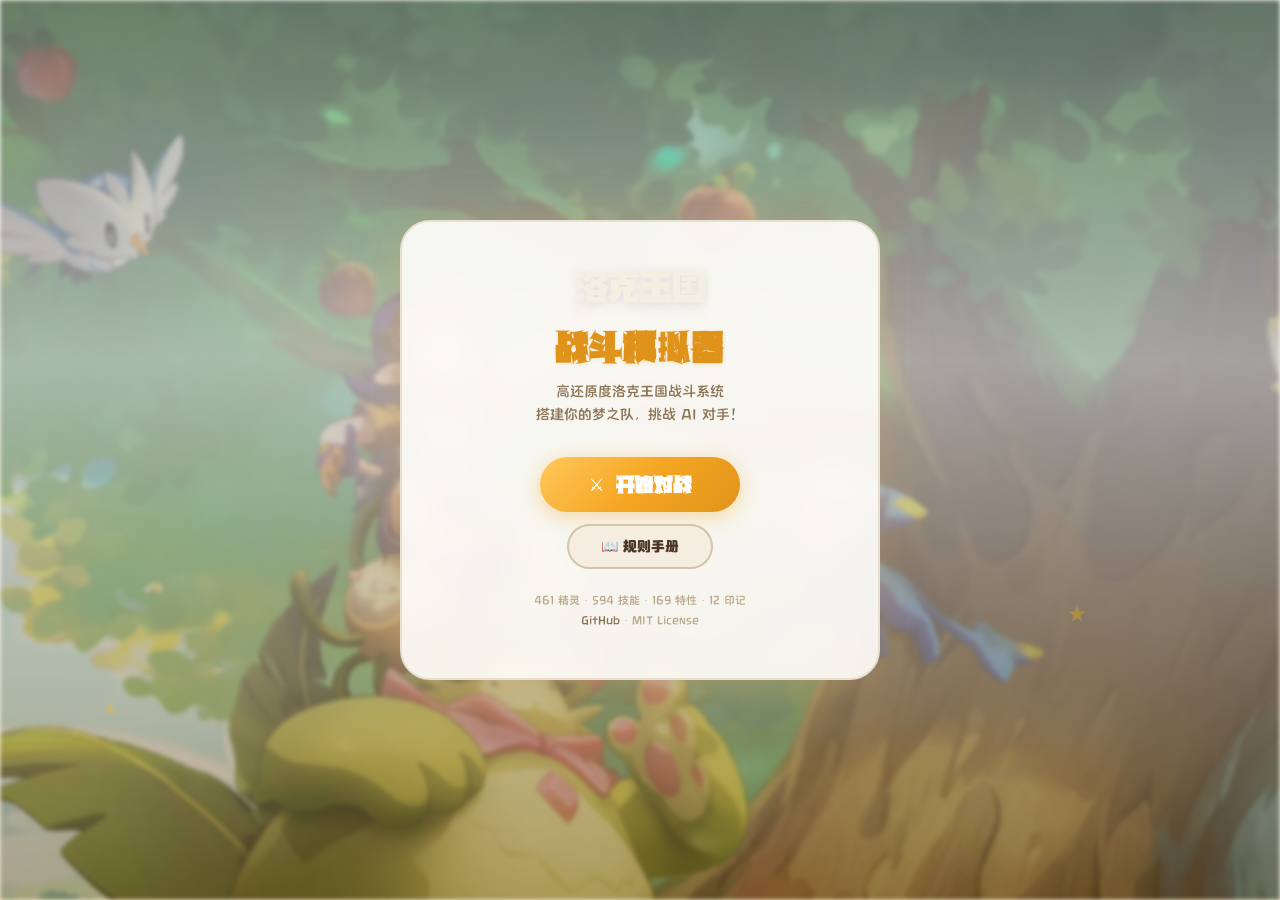
<file: web/index.html>
<!DOCTYPE html>
<html lang="zh-CN">
<head>
<meta charset="UTF-8">
<meta name="viewport" content="width=device-width, initial-scale=1.0">
<title>洛克王国 · 战斗模拟器</title>
<link rel="stylesheet" href="theme.css">
<style>
body {
  min-height: 100vh; display: flex; flex-direction: column;
  align-items: center; justify-content: center;
  overflow: hidden; position: relative;
}
body::before { opacity: 0.05; }

/* Hero background */
.hero-bg {
  position: fixed; inset: 0; z-index: 0;
  background: url('assets/img/banner.png') center / cover no-repeat;
  filter: blur(2px) brightness(0.85);
}
.hero-overlay {
  position: fixed; inset: 0; z-index: 0;
  background: linear-gradient(180deg,
    rgba(255,253,249,0.3) 0%,
    rgba(255,253,249,0.6) 40%,
    rgba(245,166,35,0.2) 100%
  );
}

/* Content card */
.landing-card {
  position: relative; z-index: 2;
  background: rgba(255, 253, 249, 0.92);
  border: 2px solid var(--border);
  border-radius: var(--r-xl);
  padding: 48px 56px;
  text-align: center;
  box-shadow: var(--shadow-lg), 0 0 60px rgba(245,166,35,0.15);
  backdrop-filter: blur(12px);
  max-width: 480px;
  width: 90%;
}

.landing-logo {
  height: 40px;
  margin-bottom: 8px;
  filter: drop-shadow(0 2px 4px rgba(0,0,0,0.1));
}

.landing-title {
  font-family: 'RocoTitle', 'RocoBody', system-ui, sans-serif;
  font-size: 32px;
  color: var(--primary-dark);
  margin-bottom: 8px;
  text-shadow: 0 2px 4px rgba(245,166,35,0.15);
  letter-spacing: 2px;
}

.landing-subtitle {
  font-size: 14px;
  color: var(--text-secondary);
  margin-bottom: 32px;
  line-height: 1.6;
}

.landing-btns {
  display: flex; flex-direction: column; gap: 12px;
  align-items: center;
}

.landing-btn-primary {
  display: inline-flex; align-items: center; justify-content: center; gap: 8px;
  padding: 14px 48px;
  background: var(--primary-gradient);
  color: var(--text-light);
  border: none; border-radius: var(--r-pill);
  font-family: 'RocoTitle', 'RocoBody', system-ui, sans-serif;
  font-size: 18px; font-weight: 700;
  cursor: pointer;
  box-shadow: 0 4px 20px rgba(245,166,35,0.4);
  transition: all 0.2s var(--ease);
  text-decoration: none;
  letter-spacing: 1px;
}
.landing-btn-primary:hover {
  transform: translateY(-2px);
  box-shadow: 0 6px 28px rgba(245,166,35,0.5);
  filter: brightness(1.05);
}

.landing-btn-secondary {
  display: inline-flex; align-items: center; justify-content: center; gap: 6px;
  padding: 10px 32px;
  background: var(--bg-card);
  color: var(--text-primary);
  border: 2px solid var(--border-strong);
  border-radius: var(--r-pill);
  font-family: 'RocoBody', system-ui, sans-serif;
  font-size: 14px; font-weight: 600;
  cursor: pointer;
  transition: all 0.2s var(--ease);
  text-decoration: none;
}
.landing-btn-secondary:hover {
  border-color: var(--primary);
  background: var(--bg-card-hover);
  transform: translateY(-1px);
  box-shadow: var(--shadow-md);
}

.landing-footer {
  margin-top: 24px;
  font-size: 11px;
  color: var(--text-muted);
}
.landing-footer a {
  color: var(--text-secondary);
  text-decoration: none;
}
.landing-footer a:hover { color: var(--primary-dark); }

/* Floating star decoration */
.star-deco {
  position: fixed; z-index: 1;
  color: var(--accent-star);
  font-size: 24px;
  opacity: 0.3;
  animation: star-float 6s ease-in-out infinite;
  pointer-events: none;
}
.star-deco:nth-child(1) { top: 15%; left: 10%; animation-delay: 0s; font-size: 20px; }
.star-deco:nth-child(2) { top: 25%; right: 12%; animation-delay: 1.5s; font-size: 28px; }
.star-deco:nth-child(3) { bottom: 20%; left: 8%; animation-delay: 3s; font-size: 16px; }
.star-deco:nth-child(4) { bottom: 30%; right: 15%; animation-delay: 4.5s; font-size: 22px; }

@keyframes star-float {
  0%, 100% { transform: translateY(0) rotate(0deg); opacity: 0.3; }
  50% { transform: translateY(-12px) rotate(15deg); opacity: 0.5; }
}
</style>
</head>
<body>

<div class="hero-bg"></div>
<div class="hero-overlay"></div>

<div class="star-deco">★</div>
<div class="star-deco">★</div>
<div class="star-deco">★</div>
<div class="star-deco">★</div>

<div class="landing-card">
  <img class="landing-logo" src="assets/img/logo.png" alt="洛克王国">
  <h1 class="landing-title">战斗模拟器</h1>
  <p class="landing-subtitle">
    高还原度洛克王国战斗系统<br>
    搭建你的梦之队，挑战 AI 对手！
  </p>

  <div class="landing-btns">
    <a href="/team" class="landing-btn-primary">⚔️ 开始对战</a>
    <a href="/rules" class="landing-btn-secondary">📖 规则手册</a>
  </div>

  <div class="landing-footer">
    <p>461 精灵 · 594 技能 · 169 特性 · 12 印记</p>
    <p style="margin-top:4px"><a href="https://github.com/ColinHong10/NRC_AI" target="_blank">GitHub</a> · MIT License</p>
  </div>
</div>

</body>
</html>
</file>
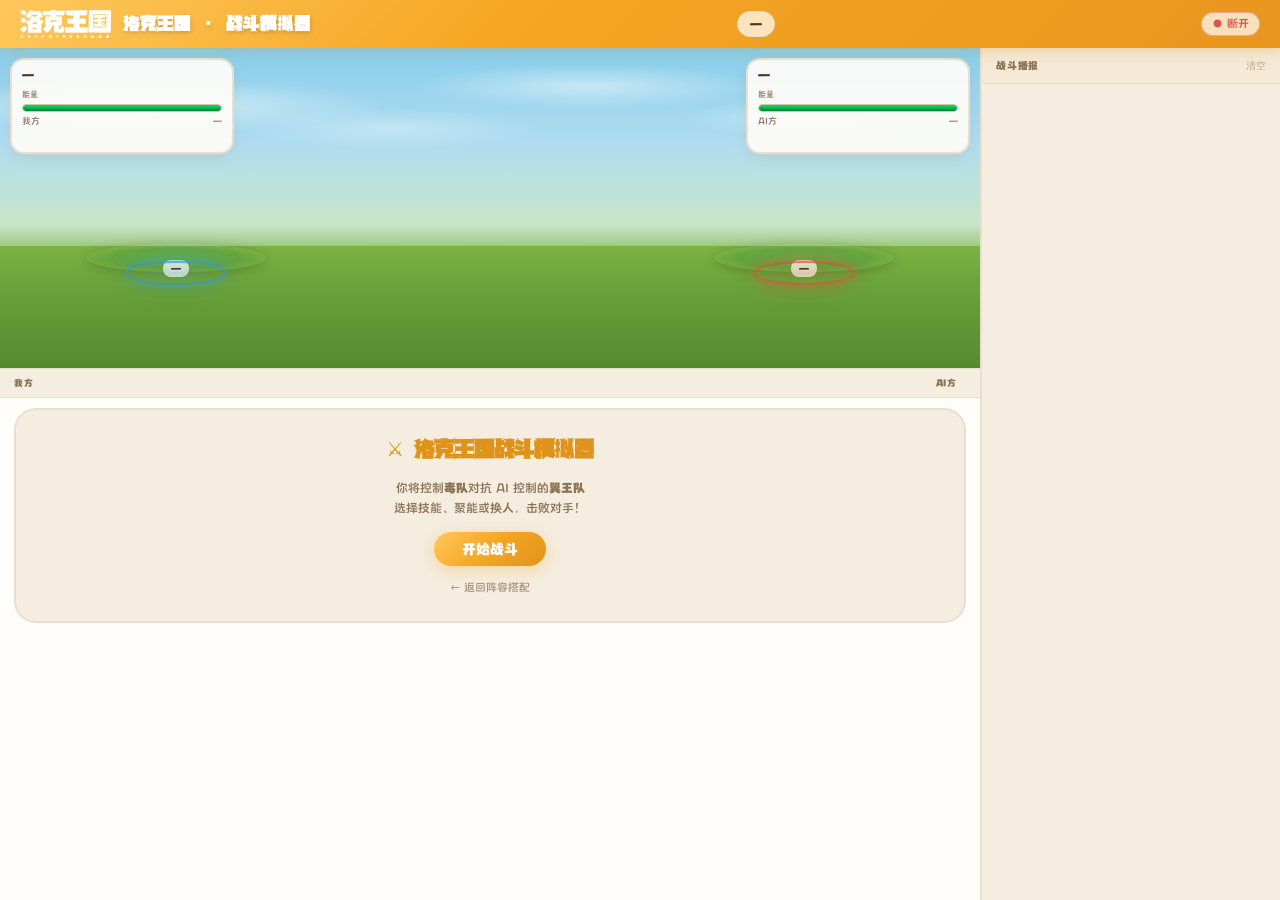
<file: web/battle.html>
<!DOCTYPE html>
<html lang="zh-CN">
<head>
<meta charset="UTF-8">
<meta name="viewport" content="width=device-width, initial-scale=1.0">
<title>洛克王国 · 战斗模拟器</title>
<link rel="stylesheet" href="theme.css">
<style>
/* ═══════════════════════════════════════
   Battle Page — 页面专属样式
═══════════════════════════════════════ */
body { height: 100vh; overflow: hidden; display: flex; flex-direction: column; }

/* ═══ 顶栏 ═══ */
#top-bar {
  background: var(--bg-topbar);
  padding: 0 20px; display: flex; align-items: center; justify-content: space-between;
  flex-shrink: 0; height: 48px;
  box-shadow: 0 3px 12px rgba(200, 150, 50, 0.3);
  position: relative; z-index: 100;
}
#top-bar .logo { height: 28px; filter: brightness(10); margin-right: 4px; }
#top-bar h1 {
  font-family: 'RocoTitle', 'RocoBody', system-ui, sans-serif;
  font-size: 16px; font-weight: 700; color: var(--text-light);
  text-shadow: 1px 2px 4px rgba(0,0,0,0.15); letter-spacing: 1px;
  display: flex; align-items: center; gap: 8px;
}
#turn-info {
  font-size: 12px; color: var(--text-primary);
  background: rgba(255,255,255,0.7); padding: 3px 12px; border-radius: var(--r-pill);
  border: 1px solid var(--border); font-weight: 600;
}
#conn-status {
  font-size: 11px; padding: 3px 10px; border-radius: var(--r-pill);
  background: rgba(255,255,255,0.7); border: 1px solid var(--border);
}
#conn-status.connected { color: var(--hp-green); border-color: rgba(92,184,92,0.5); }
#conn-status.disconnected { color: var(--hp-red); border-color: rgba(217,83,79,0.4); }

/* ═══ 主体 ═══ */
#main { display: grid; grid-template-columns: 1fr 300px; flex: 1; overflow: hidden; }

/* ═══ 战场 ═══ */
#battlefield { display: flex; flex-direction: column; overflow: hidden; background: var(--bg-page); }

/* ── arena ── */
#arena {
  position: relative; height: 320px; flex-shrink: 0; overflow: hidden;
  background: linear-gradient(180deg, #87CEEB 0%, #B0DCF0 30%, #C8E6C9 55%, #7CB342 68%, #558B2F 85%, #33691E 100%);
}
#arena::before {
  content: ''; position: absolute; inset: 0;
  background:
    radial-gradient(ellipse 35% 12% at 15% 18%, rgba(255,255,255,.55) 0%, transparent 70%),
    radial-gradient(ellipse 25% 10% at 60% 12%, rgba(255,255,255,.45) 0%, transparent 70%),
    radial-gradient(ellipse 18% 8% at 82% 22%, rgba(255,255,255,.35) 0%, transparent 70%),
    radial-gradient(ellipse 22% 9% at 40% 25%, rgba(255,255,255,.3) 0%, transparent 70%);
  pointer-events: none;
}
#arena::after {
  content: ''; position: absolute; bottom: 0; left: 0; right: 0; height: 38%;
  background: linear-gradient(180deg, #7CB342 0%, #689F38 40%, #558B2F 100%);
  pointer-events: none;
}
.platform {
  position: absolute; bottom: 30%; width: 180px; height: 28px; border-radius: 50%;
  pointer-events: none; z-index: 1;
}
#plat-a { left: 18%; transform: translateX(-50%); background: radial-gradient(ellipse, rgba(76,175,80,.5) 0%, rgba(56,142,60,.3) 50%, transparent 70%); box-shadow: 0 2px 12px rgba(0,0,0,.2); }
#plat-b { right: 18%; transform: translateX(50%); background: radial-gradient(ellipse, rgba(76,175,80,.5) 0%, rgba(56,142,60,.3) 50%, transparent 70%); box-shadow: 0 2px 12px rgba(0,0,0,.2); }
.field-line {
  position: absolute; bottom: 38%; left: 0; right: 0; height: 1px;
  background: linear-gradient(90deg, transparent, rgba(100,200,120,.25), transparent);
  pointer-events: none;
}

/* ── HP 面板（暖色卡片风格） ── */
.hp-panel {
  position: absolute; top: 10px; width: 224px;
  background: rgba(255, 253, 249, 0.92);
  border: 2px solid var(--border);
  border-radius: var(--r-md);
  padding: 6px 10px;
  box-shadow: var(--shadow-md);
  color: var(--text-primary); z-index: 2;
}
#hpbar-a { left: 10px; }
#hpbar-b { right: 10px; }
.hpbar-top { display: flex; align-items: center; gap: 5px; margin-bottom: 4px; }
.hpbar-name { font-size: 12px; font-weight: 700; color: var(--text-primary); flex: 1; white-space: nowrap; overflow: hidden; text-overflow: ellipsis; }
.type-badge { font-size: 9px; padding: 1px 6px; border-radius: 5px; font-weight: 700; text-transform: uppercase; letter-spacing: .3px; flex-shrink: 0; color: #fff; }

/* 能量圆点 */
.energy-row { display: flex; gap: 3px; margin-bottom: 4px; align-items: center; }
.energy-label { font-size: 8px; color: var(--text-secondary); margin-right: 4px; }
#energy-a, #energy-b { display: flex; gap: 3px; }
.e-dot { width: 7px; height: 7px; border-radius: 50%; background: var(--border); border: 1px solid var(--border-strong); transition: background .2s, box-shadow .2s; }
.e-dot.on { background: var(--energy-blue); border-color: #0288D1; box-shadow: 0 0 4px rgba(79,195,247,.6); }

/* HP 条 */
.hp-track { height: 8px; background: var(--border); border: 1px solid var(--border-strong); border-radius: 4px; overflow: hidden; margin-bottom: 2px; position: relative; }
.hp-fill { height: 100%; border-radius: 3px; transition: width .45s ease, background .45s; background: linear-gradient(180deg, #00dd60 0%, #00bb51 50%, #007734 100%); }
.hp-fill.hp-yellow { background: linear-gradient(180deg, #f8e379 0%, #f5d538 50%, #be9f0a 100%); }
.hp-fill.hp-red { background: linear-gradient(180deg, #f37f67 0%, #ee4928 50%, #a3260d 100%); }
.hp-text { font-size: 9px; color: var(--text-secondary); display: flex; justify-content: space-between; }

/* 状态行 */
.buff-row { display: flex; flex-wrap: wrap; gap: 2px; margin-top: 4px; min-height: 14px; }
.buff-tag { font-size: 8px; padding: 1px 5px; border-radius: 6px; font-weight: 600; line-height: 1.5; }
.buff-up { background: rgba(52,152,219,.12); color: #2980b9; border: 1px solid rgba(52,152,219,.3); }
.buff-down { background: rgba(192,57,43,.1); color: #c0392b; border: 1px solid rgba(192,57,43,.25); }
.buff-ability { background: rgba(155,89,182,.12); color: #8e44ad; border: 1px solid rgba(155,89,182,.3); }
.buff-status { background: rgba(230,126,34,.12); color: #d35400; border: 1px solid rgba(230,126,34,.3); }
.buff-cute { background: rgba(244,114,182,.15); color: #e91e9c; border: 1px solid rgba(244,114,182,.3); }

/* MP 点 */
.mp-wrap { position: absolute; top: 14px; display: flex; gap: 5px; align-items: center; }
#mp-a { left: 250px; }
#mp-b { right: 250px; flex-direction: row-reverse; }
.mp-gem { width: 10px; height: 10px; border-radius: 50%; background: radial-gradient(circle at 35% 35%, #7dd3fc, #0284c7); box-shadow: 0 0 6px rgba(79,195,247,.6); transition: all .3s; }
.mp-gem.lost { background: rgba(200,190,170,.3); box-shadow: none; }

/* ── 精灵槽 ── */
.poke-slot {
  position: absolute; bottom: calc(30% - 5px);
  display: flex; flex-direction: column; align-items: center; gap: 4px;
  transition: transform .18s ease; z-index: 2;
}
#slot-a { left: 18%; transform: translateX(-50%); }
#slot-b { right: 18%; transform: translateX(50%); }

.sprite-img {
  width: 120px; height: 120px; object-fit: contain;
  filter: drop-shadow(2px 4px 6px rgba(0,0,0,.4));
  transition: opacity .35s, filter .35s;
  image-rendering: -webkit-optimize-contrast;
}
#sprite-a .sprite-img { transform: scaleX(-1); }

.sprite-glow {
  position: absolute; bottom: -8px; width: 100px; height: 24px; border-radius: 50%;
  pointer-events: none; border: 2px solid transparent;
}
#slot-a .sprite-glow {
  border-color: rgba(52,152,219,.7);
  background: radial-gradient(ellipse, rgba(52,152,219,.2) 0%, transparent 70%);
  box-shadow: 0 0 12px rgba(52,152,219,.5), 0 0 24px rgba(52,152,219,.2);
}
#slot-b .sprite-glow {
  border-color: rgba(231,76,60,.7);
  background: radial-gradient(ellipse, rgba(231,76,60,.2) 0%, transparent 70%);
  box-shadow: 0 0 12px rgba(231,76,60,.5), 0 0 24px rgba(231,76,60,.2);
}

.sprite-emoji {
  width: 120px; height: 120px;
  display: flex; align-items: center; justify-content: center;
  font-size: 64px; filter: drop-shadow(0 6px 16px rgba(0,0,0,.5));
}
#sprite-a .sprite-emoji { transform: scaleX(-1); }

.sprite-label {
  font-size: 10px; font-weight: 700; color: var(--text-primary);
  text-shadow: 0 1px 2px rgba(255,255,255,.8);
  background: rgba(255,253,249,.75); padding: 1px 8px; border-radius: 8px;
}

/* 盾牌 */
.shield-overlay {
  position: absolute; width: 64px; height: 84px; border-radius: 50% 50% 40% 40%;
  border: 2px solid; opacity: 0; pointer-events: none; z-index: 5; transition: opacity .2s;
}
#shield-a { left: calc(18% - 32px + 60px); bottom: calc(34%); border-color: rgba(52,152,219,.9); background: rgba(52,152,219,.1); box-shadow: 0 0 20px rgba(52,152,219,.5); transform: translateX(-50%); }
#shield-b { right: calc(18% - 32px + 60px); bottom: calc(34%); border-color: rgba(231,76,60,.9); background: rgba(231,76,60,.1); box-shadow: 0 0 20px rgba(231,76,60,.5); transform: translateX(50%); }
.shield-overlay.show { opacity: 1; }
.shield-overlay::before { content: '\1F6E1'; position: absolute; top: 50%; left: 50%; transform: translate(-50%,-50%); font-size: 24px; filter: drop-shadow(0 0 4px currentColor); }

/* 类型色 */
.t-normal { background: #A8A878; } .t-fire { background: #F08030; } .t-water { background: #6890F0; }
.t-electric { background: #F8D030; color: #5a4000; } .t-grass { background: #78C850; }
.t-ice { background: #98D8D8; color: #2a5a5a; } .t-fighting { background: #C03028; }
.t-poison { background: #A040A0; } .t-ground { background: #E0C068; color: #5a4000; }
.t-flying { background: #A890F0; } .t-psychic { background: #F85888; }
.t-bug { background: #A8B820; } .t-rock { background: #B8A038; }
.t-ghost { background: #705898; } .t-dragon { background: #7038F8; }
.t-dark { background: #705848; } .t-steel { background: #B8B8D0; color: #444; }
.t-fairy { background: #EE99AC; } .t-light { background: #FFD966; color: #5a4000; }

/* ═══ 队伍预览 ═══ */
#team-overview {
  display: flex; justify-content: space-between; align-items: center;
  padding: 7px 14px;
  background: var(--bg-card);
  border-top: 1px solid var(--border); border-bottom: 1px solid var(--border);
  flex-shrink: 0;
}
.team-strip { display: flex; gap: 5px; align-items: center; }
.strip-label { font-size: 9px; font-weight: 700; color: var(--text-secondary); text-transform: uppercase; letter-spacing: .8px; margin-right: 4px; }
.mini-poke {
  width: 38px; height: 38px; border-radius: var(--r-sm);
  background: var(--bg-input); border: 2px solid var(--border);
  display: flex; align-items: center; justify-content: center;
  position: relative; transition: border-color .2s, box-shadow .2s; cursor: default;
  overflow: hidden;
}
.mini-poke.active { border-color: var(--primary); box-shadow: 0 0 8px rgba(245,166,35,.3); }
.mini-poke.fainted { opacity: .2; filter: grayscale(1); }
.mini-poke img { width: 32px; height: 32px; object-fit: contain; }
.mini-poke .mini-emoji { font-size: 18px; }
.mini-hp-wrap { position: absolute; bottom: 0; left: 0; right: 0; height: 3px; background: rgba(0,0,0,.15); }
.mini-hp-fill { height: 100%; transition: width .4s; }

/* ═══ 操作面板 ═══ */
#action-panel {
  flex: 1; padding: 10px 14px; display: flex; flex-direction: column; gap: 8px;
  overflow: hidden; position: relative; background: var(--bg-page);
}
#action-title {
  font-size: 10px; font-weight: 700; color: var(--text-secondary);
  text-transform: uppercase; letter-spacing: .8px;
  display: flex; align-items: center; gap: 6px;
}
#action-title::before { content: ''; width: 3px; height: 12px; background: var(--primary); border-radius: 2px; }
#skill-grid { display: grid; grid-template-columns: 1fr 1fr; gap: 7px; }

.skill-btn {
  background: var(--bg-input); border: 2px solid var(--border); border-radius: var(--r-md);
  padding: 9px 11px; cursor: pointer; text-align: left; color: var(--text-primary);
  transition: background .15s, border-color .15s, transform .1s, box-shadow .15s;
}
.skill-btn:hover:not(:disabled) {
  background: var(--bg-card); border-color: var(--primary);
  transform: translateY(-2px); box-shadow: var(--shadow-md);
}
.skill-btn:active:not(:disabled) { transform: translateY(0); }
.skill-btn:disabled { opacity: .35; cursor: not-allowed; }
.skill-btn .sname { font-size: 12px; font-weight: 700; display: flex; align-items: center; justify-content: space-between; margin-bottom: 4px; }
.skill-btn .scost {
  font-size: 11px; font-weight: 800; color: var(--primary-dark);
  background: rgba(245,166,35,.12); padding: 1px 5px; border-radius: 4px;
}
.skill-btn .smeta { font-size: 9px; color: var(--text-secondary); display: flex; gap: 3px; flex-wrap: wrap; align-items: center; }
.skill-btn .spower { font-weight: 700; color: var(--dmg-phys); }
.tag-pill { background: rgba(245,166,35,.1); border: 1px solid rgba(245,166,35,.25); border-radius: 3px; padding: 0 3px; font-size: 8px; color: var(--primary-dark); }
.tag-counter { background: rgba(155,89,182,.1); border: 1px solid rgba(155,89,182,.25); color: var(--status-purple); }
.skill-btn.cd-btn { border-color: rgba(240,173,78,.5); }
.skill-btn.cd-btn .sname { color: var(--hp-yellow); }

/* 工具行 */
#util-row { display: grid; grid-template-columns: 1fr 1fr; gap: 7px; }
.util-btn {
  background: var(--bg-card); border: 2px solid var(--border); border-radius: var(--r-md);
  padding: 8px 12px; cursor: pointer; display: flex; align-items: center; gap: 6px;
  color: var(--text-primary); font-size: 12px; font-weight: 600;
  transition: background .15s, border-color .15s, transform .1s;
}
.util-btn:hover:not(:disabled) { background: var(--bg-card-hover); border-color: var(--primary); transform: translateY(-1px); }
.util-btn:disabled { opacity: .35; cursor: not-allowed; }
.util-btn .icon { font-size: 15px; }

/* 换人面板 */
#switch-panel { display: none; flex-direction: column; gap: 5px; overflow-y: auto; max-height: 150px; }
#switch-panel.open { display: flex; }
.sw-card {
  display: flex; align-items: center; gap: 8px;
  background: var(--bg-input); border: 2px solid var(--border); border-radius: var(--r-md);
  padding: 7px 10px; cursor: pointer;
  transition: background .15s, border-color .15s; color: var(--text-primary); font-size: 11px;
}
.sw-card:hover:not(:disabled) { background: var(--bg-card); border-color: var(--hp-green); }
.sw-card:disabled { opacity: .3; cursor: not-allowed; }
.sw-icon-wrap { width: 32px; height: 32px; flex-shrink: 0; display: flex; align-items: center; justify-content: center; }
.sw-icon-wrap img { width: 32px; height: 32px; object-fit: contain; }
.sw-icon { font-size: 22px; }
.sw-info { flex: 1; min-width: 0; }
.sw-name { font-weight: 700; font-size: 12px; }
.sw-hp { font-size: 9px; color: var(--text-secondary); }
.adv-badge { font-size: 8px; padding: 1px 5px; border-radius: 3px; font-weight: 700; white-space: nowrap; flex-shrink: 0; }
.adv-super { background: rgba(92,184,92,.15); border: 1px solid rgba(92,184,92,.4); color: var(--hp-green); }
.adv-weak { background: rgba(217,83,79,.12); border: 1px solid rgba(217,83,79,.3); color: var(--hp-red); }
.adv-norm { background: rgba(200,190,170,.15); border: 1px solid var(--border); color: var(--text-secondary); }
#switch-back { font-size: 10px; color: var(--text-secondary); cursor: pointer; text-decoration: none; background: none; border: none; padding: 3px 0; opacity: .7; }
#switch-back:hover { opacity: 1; }

/* 等待遮罩 */
#wait-mask {
  display: none; position: absolute; inset: 0;
  background: rgba(255,253,249,.75); border-radius: var(--r-md);
  align-items: center; justify-content: center; flex-direction: column; gap: 8px;
  z-index: 10; backdrop-filter: blur(3px);
}
#wait-mask.show { display: flex; }
#wait-mask .wtext { font-size: 13px; font-weight: 600; color: var(--text-secondary); }
.spinner { width: 28px; height: 28px; border: 3px solid rgba(245,166,35,.2); border-top-color: var(--primary); border-radius: 50%; animation: spin .7s linear infinite; }
@keyframes spin { to { transform: rotate(360deg); } }

/* 起始 & 结束 */
#start-screen {
  display: flex; flex-direction: column; align-items: center; justify-content: center; gap: 14px; padding: 24px;
  background: var(--bg-card); border-radius: var(--r-lg); border: 2px solid var(--border);
}
#start-screen h2 { font-family: 'RocoTitle', 'RocoBody', system-ui, sans-serif; font-size: 20px; color: var(--primary-dark); font-weight: 800; }
#start-screen p { font-size: 12px; color: var(--text-secondary); text-align: center; line-height: 1.7; }
.start-btn {
  background: var(--primary-gradient); color: var(--text-light); border: none; border-radius: var(--r-pill);
  padding: 10px 28px; font-size: 14px; font-weight: 700; cursor: pointer;
  transition: opacity .15s, transform .1s; box-shadow: 0 4px 16px rgba(245,166,35,.35);
  font-family: 'RocoBody', system-ui, sans-serif;
}
.start-btn:hover { opacity: .9; transform: translateY(-1px); }
#gameover-banner {
  display: none; background: rgba(255,253,249,.95); border: 2px solid var(--border); border-radius: var(--r-lg);
  padding: 20px; text-align: center; flex-direction: column; gap: 12px; flex-shrink: 0;
  backdrop-filter: blur(8px); box-shadow: var(--shadow-lg);
}
#gameover-banner.show { display: flex; }
#gameover-title { font-family: 'RocoTitle', 'RocoBody', system-ui, sans-serif; font-size: 20px; font-weight: 900; }
.again-btn {
  background: var(--primary-gradient); color: var(--text-light); border: none; border-radius: var(--r-pill);
  padding: 9px 22px; font-size: 13px; font-weight: 700; cursor: pointer;
  box-shadow: 0 4px 14px rgba(245,166,35,.3);
  font-family: 'RocoBody', system-ui, sans-serif;
}
.again-btn:hover { opacity: .85; }

/* ═══ 右侧播报 ═══ */
#side-panel { background: var(--bg-card); border-left: 2px solid var(--border); display: flex; flex-direction: column; overflow: hidden; }
#log-header {
  padding: 10px 14px; border-bottom: 1px solid var(--border); font-size: 10px; font-weight: 700;
  color: var(--text-secondary); text-transform: uppercase; letter-spacing: .8px;
  display: flex; align-items: center; justify-content: space-between; flex-shrink: 0;
  background: rgba(245,166,35,.06);
}
#log-clear { background: none; border: none; color: var(--text-muted); cursor: pointer; font-size: 10px; transition: color .15s; }
#log-clear:hover { color: var(--text-secondary); }
#battle-log {
  flex: 1; overflow-y: auto; padding: 8px 12px;
  display: flex; flex-direction: column; gap: 1px;
  font-size: 11px; line-height: 1.6; color: var(--text-primary);
}
.log-line { padding: 1px 0; }
.log-sep { border-top: 1px solid var(--border); margin: 5px 0; color: var(--text-muted); font-weight: 600; font-size: 10px; padding-top: 4px; }
.log-win { color: var(--hp-green); font-weight: 700; }
.log-lose { color: var(--hp-red); font-weight: 700; }
.log-dmg { color: var(--dmg-red); }
.log-heal { color: var(--heal-green); }
.log-status { color: var(--status-purple); }
.log-mp { color: var(--status-orange); }
.log-cute { color: #e91e9c; }

/* ═══ 动画 ═══ */
@keyframes atk-a { 0% { transform: translateX(-50%) translateX(0); } 40% { transform: translateX(-50%) translateX(42px); } 70% { transform: translateX(-50%) translateX(-4px); } 100% { transform: translateX(-50%) translateX(0); } }
@keyframes atk-b { 0% { transform: translateX(50%) translateX(0); } 40% { transform: translateX(50%) translateX(-42px); } 70% { transform: translateX(50%) translateX(4px); } 100% { transform: translateX(50%) translateX(0); } }
@keyframes hit-flash { 0%,100% { filter: drop-shadow(0 6px 20px rgba(0,0,0,.5)); } 35% { filter: drop-shadow(0 0 22px rgba(231,76,60,1)) brightness(2.5); } 65% { filter: drop-shadow(0 6px 20px rgba(0,0,0,.5)) brightness(1.5); } }
@keyframes shield-pulse { 0%,100% { transform: translateX(-50%) scale(1); } 50% { transform: translateX(-50%) scale(1.1); } }
@keyframes shield-b-pulse { 0%,100% { transform: translateX(50%) scale(1); } 50% { transform: translateX(50%) scale(1.1); } }
@keyframes faint-drop { to { opacity: 0; transform: translateY(24px) scale(.75); } }
@keyframes float-up { 0% { opacity: 1; transform: translateY(0); } 100% { opacity: 0; transform: translateY(-36px); } }
@keyframes slide-in { from { opacity: 0; transform: translateY(8px); } to { opacity: 1; transform: translateY(0); } }
@keyframes entry-bounce { 0% { transform: translateY(20px) scale(.85); opacity: 0; } 60% { transform: translateY(-5px) scale(1.04); } 100% { transform: translateY(0) scale(1); opacity: 1; } }
@keyframes switch-out-a { 0% { transform: translateX(-50%) scale(1); opacity: 1; } 100% { transform: translateX(-50%) translateX(-30px) scale(.7); opacity: 0; } }
@keyframes switch-out-b { 0% { transform: translateX(50%) scale(1); opacity: 1; } 100% { transform: translateX(50%) translateX(30px) scale(.7); opacity: 0; } }
@keyframes switch-in-a { 0% { transform: translateX(-50%) translateX(30px) scale(.7); opacity: 0; } 60% { transform: translateX(-50%) translateX(-4px) scale(1.06); } 100% { transform: translateX(-50%) translateX(0) scale(1); opacity: 1; } }
@keyframes switch-in-b { 0% { transform: translateX(50%) translateX(-30px) scale(.7); opacity: 0; } 60% { transform: translateX(50%) translateX(4px) scale(1.06); } 100% { transform: translateX(50%) translateX(0) scale(1); opacity: 1; } }
.slot-atk-a { animation: atk-a .44s ease; }
.slot-atk-b { animation: atk-b .44s ease; }
.sprite-hit { animation: hit-flash .5s ease; }
.sprite-faint { animation: faint-drop .6s ease forwards; }
.shield-pulse-a { animation: shield-pulse .5s ease; }
.shield-pulse-b { animation: shield-b-pulse .5s ease; }
.sprite-switch-out-a { animation: switch-out-a .35s ease forwards; }
.sprite-switch-out-b { animation: switch-out-b .35s ease forwards; }
.sprite-switch-in-a { animation: switch-in-a .5s cubic-bezier(.34,1.56,.64,1) forwards; }
.sprite-switch-in-b { animation: switch-in-b .5s cubic-bezier(.34,1.56,.64,1) forwards; }
.float-dmg {
  position: absolute; font-size: 20px; font-weight: 900; pointer-events: none;
  animation: float-up .9s ease forwards;
  text-shadow: 0 0 4px #fff, 0 0 4px #fff, 1px 1px 0 #fff, -1px -1px 0 #fff, 1px -1px 0 #fff, -1px 1px 0 #fff;
  z-index: 20; color: #c0392b;
}
.float-heal {
  color: var(--heal-green) !important;
  text-shadow: 0 0 4px #fff, 0 0 4px #fff, 1px 1px 0 #fff, -1px -1px 0 #fff, 1px -1px 0 #fff, -1px 1px 0 #fff;
}
.sprite-entry { animation: entry-bounce .55s cubic-bezier(.34,1.56,.64,1) forwards; }
</style>
</head>
<body>

<!-- 顶栏 -->
<div id="top-bar">
  <h1><img class="logo" src="assets/img/logo.png" alt="洛克王国">洛克王国 · 战斗模拟器</h1>
  <span id="turn-info">—</span>
  <span id="conn-status" class="disconnected">● 未连接</span>
</div>

<!-- 主体 -->
<div id="main">
  <div id="battlefield">

    <!-- 战场画布 -->
    <div id="arena">
      <div class="field-line"></div>
      <div class="platform" id="plat-a"></div>
      <div class="platform" id="plat-b"></div>

      <!-- HP 面板 A -->
      <div class="hp-panel" id="hpbar-a">
        <div class="hpbar-top">
          <span class="hpbar-name" id="name-a">—</span>
          <span id="type-a" class="type-badge"></span>
        </div>
        <div class="energy-row">
          <span class="energy-label">能量</span>
          <div id="energy-a"></div>
        </div>
        <div class="hp-track"><div class="hp-fill" id="hp-fill-a" style="width:100%"></div></div>
        <div class="hp-text"><span>我方</span><span id="hp-text-a">—</span></div>
        <div class="buff-row" id="buff-a"></div>
      </div>

      <!-- HP 面板 B -->
      <div class="hp-panel" id="hpbar-b">
        <div class="hpbar-top">
          <span class="hpbar-name" id="name-b">—</span>
          <span id="type-b" class="type-badge"></span>
        </div>
        <div class="energy-row">
          <span class="energy-label">能量</span>
          <div id="energy-b"></div>
        </div>
        <div class="hp-track"><div class="hp-fill" id="hp-fill-b" style="width:100%"></div></div>
        <div class="hp-text"><span>AI方</span><span id="hp-text-b">—</span></div>
        <div class="buff-row" id="buff-b"></div>
      </div>

      <!-- MP 宝石 -->
      <div class="mp-wrap" id="mp-a"></div>
      <div class="mp-wrap" id="mp-b"></div>

      <!-- 盾牌特效 -->
      <div class="shield-overlay" id="shield-a"></div>
      <div class="shield-overlay" id="shield-b"></div>

      <!-- 精灵 A -->
      <div class="poke-slot" id="slot-a">
        <div id="sprite-a"></div>
        <div class="sprite-glow"></div>
        <span class="sprite-label" id="label-a">—</span>
      </div>

      <!-- 精灵 B -->
      <div class="poke-slot" id="slot-b">
        <div id="sprite-b"></div>
        <div class="sprite-glow"></div>
        <span class="sprite-label" id="label-b">—</span>
      </div>
    </div>

    <!-- 队伍预览 -->
    <div id="team-overview">
      <div class="team-strip">
        <span class="strip-label">我方</span>
        <div id="strip-a" class="team-strip" style="gap:5px"></div>
      </div>
      <div class="team-strip">
        <span class="strip-label">AI方</span>
        <div id="strip-b" class="team-strip" style="gap:5px"></div>
      </div>
    </div>

    <!-- 操作区 -->
    <div id="action-panel">
      <!-- 起始界面 -->
      <div id="start-screen">
        <h2>⚔️ 洛克王国战斗模拟器</h2>
        <p id="start-desc">你将控制<b>毒队</b>对抗 AI 控制的<b>翼王队</b><br>选择技能、聚能或换人，击败对手！</p>
        <button class="start-btn" onclick="startBattle()">开始战斗</button>
        <a href="/team" style="font-size:11px;color:var(--text-secondary);text-decoration:none;opacity:.7">← 返回阵容搭配</a>
      </div>

      <!-- 战斗 UI -->
      <div id="battle-ui" style="display:none;flex-direction:column;gap:8px;height:100%">
        <div id="action-title">选择行动</div>
        <div id="skill-grid"></div>
        <div id="util-row">
          <button class="util-btn" id="btn-charge" onclick="doCharge()">
            <span class="icon">⚡</span>汇合聚能
            <span style="font-size:9px;color:var(--text-secondary);margin-left:auto">+5能量</span>
          </button>
          <button class="util-btn" id="btn-switch-toggle" onclick="toggleSwitch()">
            <span class="icon">🔄</span>换人
          </button>
        </div>
        <div id="switch-panel"></div>
        <div id="wait-mask">
          <div class="spinner"></div>
          <div class="wtext" id="wait-text">AI思考中…</div>
        </div>
      </div>

      <!-- 结束横幅 -->
      <div id="gameover-banner">
        <div id="gameover-title"></div>
        <button class="again-btn" onclick="startBattle()">再来一局</button>
      </div>
    </div>

  </div><!-- /battlefield -->

  <!-- 右侧日志 -->
  <div id="side-panel">
    <div id="log-header">
      战斗播报
      <button id="log-clear" onclick="clearLog()">清空</button>
    </div>
    <div id="battle-log"></div>
  </div>
</div>

<script>
// ══════════════════════════════
// 常量 & 配置
// ══════════════════════════════
const SPRITE_EMOJIS = {
  '千棘盔':'🦔','影狸':'🦊','裘卡':'🐺',
  '琉璃水母':'🪼','迷迷箱怪':'🎁','海豹船长':'🦭',
  '燃薪虫':'🐛','圣羽翼王':'🦅','翠顶夫人':'🦚',
  '秩序鱿墨':'🦑','声波缇塔':'🤖',
};
const TYPE_CLASS = {
  normal:'t-normal',fire:'t-fire',water:'t-water',electric:'t-electric',
  grass:'t-grass',ice:'t-ice',fighting:'t-fighting',poison:'t-poison',
  ground:'t-ground',flying:'t-flying',psychic:'t-psychic',bug:'t-bug',
  rock:'t-rock',ghost:'t-ghost',dragon:'t-dragon',dark:'t-dark',
  steel:'t-steel',fairy:'t-fairy',light:'t-light',
};
const TYPE_ZH = {
  normal:'普通',fire:'火',water:'水',electric:'电',grass:'草',ice:'冰',
  fighting:'武',poison:'毒',ground:'地',flying:'翼',psychic:'幻',
  bug:'虫',rock:'岩',ghost:'幽',dragon:'龙',dark:'恶',steel:'机械',fairy:'萌',light:'光',
};
const CAT_ZH = {'物攻':'物','魔攻':'魔','防御':'防','状态':'变','物理':'物','魔法':'魔','变化':'变'};

function emoji(name){ return SPRITE_EMOJIS[name] || '🐾'; }

function makeSpriteEl(p, side) {
  if(p.icon_url) {
    const img = document.createElement('img');
    img.className = 'sprite-img';
    img.src = p.icon_url;
    img.alt = p.name;
    img.onerror = () => {
      const wrap = document.createElement('div');
      wrap.className = 'sprite-emoji';
      wrap.textContent = emoji(p.name);
      img.replaceWith(wrap);
    };
    return img;
  } else {
    const wrap = document.createElement('div');
    wrap.className = 'sprite-emoji';
    wrap.textContent = emoji(p.name);
    return wrap;
  }
}

// ══════════════════════════════
// 状态
// ══════════════════════════════
let ws = null;
let state = null;
let myTurn = false;
let showSwitch = false;
let logCount = 0;

// ══════════════════════════════
// WebSocket
// ══════════════════════════════
function connect(){
  const proto = location.protocol==='https:'?'wss':'ws';
  ws = new WebSocket(`${proto}://${location.host}/ws`);
  ws.onopen  = ()=>{ setConn(true);  send({cmd:'get_state'}); };
  ws.onclose = ()=>{ setConn(false); setTimeout(connect,2000); };
  ws.onerror = ()=> ws.close();
  ws.onmessage = e => onMsg(JSON.parse(e.data));
}
function send(o){ if(ws&&ws.readyState===1) ws.send(JSON.stringify(o)); }
function setConn(ok){
  const el=document.getElementById('conn-status');
  el.textContent = ok?'● 已连接':'● 断开';
  el.className = ok?'connected':'disconnected';
}

// ══════════════════════════════
// 消息处理
// ══════════════════════════════
function onMsg(msg){
  switch(msg.type){
    case 'state':
      state = msg;
      renderState(msg);
      if(msg.logs) appendLogs(msg.logs);
      if(msg.events && msg.events.length) playEvents(msg.events);
      if(msg.game_over) showGameOver(msg.winner);
      if(msg.force_switch_prompt && !msg.game_over){
      }
      break;
    case 'your_turn':
      myTurn=true;
      setWait(false);
      enableActions(true);
      document.getElementById('turn-info').textContent=`回合 ${msg.turn} — 你的回合`;
      break;
    case 'ai_thinking':
      myTurn=false;
      enableActions(false);
      setWait(true,'AI思考中…');
      break;
    case 'reset_ok': location.reload(); break;
    case 'error':
      addLogLine('⚠️ '+msg.message,'');
      console.log('[DEBUG] Error received');
      break;
  }
}

// ══════════════════════════════
// 渲染战斗状态
// ══════════════════════════════
function renderState(s){
  const pa=s.team_a[s.current_a], pb=s.team_b[s.current_b];
  updateHpBar('a',pa); updateHpBar('b',pb);
  renderMp('mp-a',s.mp_a,4); renderMp('mp-b',s.mp_b,4);
  updateSprite('a',pa); updateSprite('b',pb);
  document.getElementById('turn-info').textContent=`回合 ${s.turn}`;
  renderStrip('strip-a',s.team_a,s.current_a);
  renderStrip('strip-b',s.team_b,s.current_b);

  const switchPanel = document.getElementById('switch-panel');
  if(s.force_switch_prompt && !s.game_over){
    myTurn=true;
    setWait(false);
    enableActions(false);
    renderSkills(null, null);
    renderForceSwitchPanel(s.team_a, s.current_a, pb, s.force_switch_reason || 'force_switch', s.force_switch_alive);
  } else {
    // 非强制换人状态时，确保关闭换人面板
    switchPanel.classList.remove('open');
    if(s.waiting_for_player && !s.game_over){
      myTurn=true;
      setWait(false);
      renderSkills(pa, pb);
      renderSwitchPanel(s.team_a, s.current_a, pb);
    } else if(s.game_over){
      myTurn=false;
      setWait(false);
    }
  }
}

function updateHpBar(side,p){
  const fill   = document.getElementById(`hp-fill-${side}`);
  const txt    = document.getElementById(`hp-text-${side}`);
  const name   = document.getElementById(`name-${side}`);
  const tb     = document.getElementById(`type-${side}`);
  const ec     = document.getElementById(`energy-${side}`);
  const pct    = p.hp>0 ? p.current_hp/p.hp*100 : 0;

  fill.style.width = pct+'%';
  fill.className = 'hp-fill' + (pct<=20?' hp-red':pct<=50?' hp-yellow':'');
  txt.textContent = `${p.current_hp}/${p.hp}`;
  name.textContent = p.name;
  tb.className = `type-badge ${TYPE_CLASS[p.type]||''}`;
  tb.textContent = TYPE_ZH[p.type]||p.type;

  ec.innerHTML = '';
  for(let i=0;i<10;i++){
    const d = document.createElement('div');
    d.className = 'e-dot' + (i<p.energy?' on':'');
    ec.appendChild(d);
  }

  renderBuffRow(side, p);
}

function renderBuffRow(side, p){
  const el = document.getElementById(`buff-${side}`);
  if(!el) return;
  el.innerHTML = '';
  const tag = (text, cls) => {
    const s = document.createElement('span');
    s.className = `buff-tag ${cls}`;
    s.textContent = text;
    el.appendChild(s);
  };

  const stats = [
    ['物攻', p.atk_up, p.atk_down],
    ['物防', p.def_up, p.def_down],
    ['魔攻', p.spatk_up, p.spatk_down],
    ['魔防', p.spdef_up, p.spdef_down],
    ['速度', p.speed_up, p.speed_down],
  ];
  stats.forEach(([label, up, down]) => {
    if(up && up > 0) tag(`${label}+${up}%`, 'buff-up');
    if(down && down > 0) tag(`${label}-${down}%`, 'buff-down');
  });

  if(p.poison_stacks > 0)    tag(`中毒×${p.poison_stacks}`, 'buff-status');
  if(p.burn_stacks > 0)      tag(`灼烧×${p.burn_stacks}`, 'buff-status');
  if(p.frostbite_damage > 0) tag(`冻伤`, 'buff-status');
  if(p.leech_stacks > 0)     tag(`寄生×${p.leech_stacks}`, 'buff-status');
  if(p.meteor_stacks > 0)    tag(`星陨×${p.meteor_stacks}(${p.meteor_countdown})`, 'buff-status');
  if(p.cute_stacks > 0)      tag(`萌化×${p.cute_stacks}`, 'buff-cute');

  if(p.ability_info && p.ability_info.length > 0){
    p.ability_info.forEach(info => tag(info, 'buff-ability'));
  }
}

function renderMp(id,cur,max){
  const el=document.getElementById(id);
  el.innerHTML='';
  for(let i=0;i<max;i++){
    const d=document.createElement('div');
    d.className='mp-gem'+(i>=cur?' lost':'');
    el.appendChild(d);
  }
}

function updateSprite(side,p){
  const container = document.getElementById(`sprite-${side}`);
  const lbl       = document.getElementById(`label-${side}`);
  container.innerHTML = '';
  const el = makeSpriteEl(p, side);
  container.appendChild(el);
  el.style.opacity = p.is_fainted ? '0.12' : '1';
  container.title = p.ability || '';
  lbl.textContent = p.name;
}

function renderStrip(id,team,cur){
  const el=document.getElementById(id);
  el.innerHTML='';
  team.forEach((p,i)=>{
    const d=document.createElement('div');
    d.className='mini-poke'+(i===cur?' active':'')+(p.is_fainted?' fainted':'');
    d.title=p.name + (p.ability ? '\n特性: '+p.ability : '');
    const pct=p.hp>0?p.current_hp/p.hp*100:0;
    const col=pct>50?'var(--hp-green)':pct>20?'var(--hp-yellow)':'var(--hp-red)';

    if(p.icon_url){
      const img=document.createElement('img');
      img.src=p.icon_url; img.alt=p.name;
      img.onerror=()=>{ img.replaceWith(Object.assign(document.createElement('span'),{className:'mini-emoji',textContent:emoji(p.name)})); };
      d.appendChild(img);
    } else {
      const sp=document.createElement('span');
      sp.className='mini-emoji'; sp.textContent=emoji(p.name);
      d.appendChild(sp);
    }
    d.insertAdjacentHTML('beforeend',`<div class="mini-hp-wrap"><div class="mini-hp-fill" style="width:${pct}%;background:${col}"></div></div>`);
    el.appendChild(d);
  });
}

// ══════════════════════════════
// 技能按钮
// ══════════════════════════════
function renderSkills(pa, pb){
  const grid=document.getElementById('skill-grid');
  grid.innerHTML='';
  if(!pa || !pa.skills) return;
  pa.skills.forEach((s,i)=>{
    const btn=document.createElement('button');
    btn.className='skill-btn'+(s.on_cooldown?' cd-btn':'');
    btn.disabled=!s.can_use;

    const tc=TYPE_CLASS[s.type]||'';
    const normalTags = s.tags.filter(t=>!t.startsWith('['));
    const counterTags = s.tags.filter(t=>t.startsWith('['));
    const tagHtml = normalTags.map(t=>`<span class="tag-pill">${t}</span>`).join('')
                  + counterTags.map(t=>`<span class="tag-pill tag-counter">${t}</span>`).join('');
    const cdNote = s.on_cooldown?`<span style="color:var(--hp-yellow);font-size:9px">冷却${s.cooldown}回合</span>`:'';

    btn.innerHTML=`
      <div class="sname">
        <span>${s.name}</span>
        <span class="scost">⚡${s.energy_cost}</span>
      </div>
      <div class="smeta">
        <span class="type-badge ${tc}" style="font-size:8px;padding:0 4px">${TYPE_ZH[s.type]||s.type}</span>
        <span>${CAT_ZH[s.category]||s.category}</span>
        ${s.power>0?`<span class="spower">威${s.power}</span>`:''}
        ${cdNote}${tagHtml}
      </div>`;
    btn.onclick=()=>doSkill(i);
    grid.appendChild(btn);
  });
}

// ══════════════════════════════
// 换人面板
// ══════════════════════════════
function _swCardHtml(p, i, isForce){
  const tc=TYPE_CLASS[p.type]||'';
  const pct=p.hp>0?(p.current_hp/p.hp*100).toFixed(0):0;
  const adv = p.type_advantage || 1.0;
  let advHtml='';
  if(adv>=2.0)      advHtml=`<span class="adv-badge adv-super">克制×${adv}</span>`;
  else if(adv<=0.5) advHtml=`<span class="adv-badge adv-weak">被克×${adv}</span>`;
  else              advHtml=`<span class="adv-badge adv-norm">普通</span>`;

  const iconHtml = p.icon_url
    ? `<div class="sw-icon-wrap"><img src="${p.icon_url}" alt="${p.name}" onerror="this.parentNode.innerHTML='<span class=\\'sw-icon\\'>${emoji(p.name)}</span>'"></div>`
    : `<div class="sw-icon-wrap"><span class="sw-icon">${emoji(p.name)}</span></div>`;

  return `
    ${iconHtml}
    <div class="sw-info">
      <div class="sw-name">${p.name}</div>
      <div class="sw-hp">HP ${p.current_hp}/${p.hp}(${pct}%) ⚡${p.energy}</div>
    </div>
    <span class="type-badge ${tc}" style="font-size:8px">${TYPE_ZH[p.type]||p.type}</span>
    ${advHtml}`;
}

function renderSwitchPanel(teamA, curIdx, enemyPoke){
  const panel=document.getElementById('switch-panel');
  panel.innerHTML='';
  const available = teamA.filter((_,i)=>i!==curIdx && !teamA[i].is_fainted);
  document.getElementById('btn-switch-toggle').disabled = available.length===0;
  if(available.length===0) return;

  teamA.forEach((p,i)=>{
    if(i===curIdx||p.is_fainted) return;
    const card=document.createElement('button');
    card.className='sw-card';
    card.innerHTML=_swCardHtml(p, i, false);
    card.onclick=()=>doSwitch(i);
    panel.appendChild(card);
  });

  const back=document.createElement('button');
  back.id='switch-back';
  back.textContent='← 返回技能';
  back.onclick=()=>{ showSwitch=false; panel.classList.remove('open'); };
  panel.appendChild(back);
}

function renderForceSwitchPanel(teamA, curIdx, enemyPoke, reason, aliveFromServer){
  document.getElementById('switch-panel').classList.add('open');
  const panel=document.getElementById('switch-panel');
  panel.innerHTML='';

  const title=document.createElement('div');
  title.style.cssText='color:var(--status-orange);font-weight:700;padding:6px 4px;font-size:12px';
  if(reason==='fainted'){
    title.textContent='💀 精灵倒下！选择下一只上场精灵';
  } else {
    title.textContent='🔄 被迫脱离！选择换上的精灵（不占回合）';
  }
  panel.appendChild(title);

  let allowedIndices;
  if(aliveFromServer && aliveFromServer.length > 0){
    allowedIndices = new Set(aliveFromServer);
  } else {
    const excludeCur = (reason !== 'fainted');
    allowedIndices = new Set();
    teamA.forEach((p,i) => {
      if(!p.is_fainted && !(excludeCur && i === curIdx)) allowedIndices.add(i);
    });
  }

  if(allowedIndices.size === 0){
    doForceSwitch(curIdx);
    return;
  }

  teamA.forEach((p,i)=>{
    if(!allowedIndices.has(i)) return;
    const card=document.createElement('button');
    card.className='sw-card';
    card.innerHTML=_swCardHtml(p, i, true);
    card.onclick=()=>doForceSwitch(i);
    panel.appendChild(card);
  });
}

function doForceSwitch(idx){
  if(!myTurn) return;
  myTurn=false;
  enableActions(false);
  setWait(true,'换人中…');
  document.getElementById('switch-panel').classList.remove('open');
  send({type:'switch', index:idx});
}

// ══════════════════════════════
// 玩家操作
// ══════════════════════════════
function doSkill(idx){
  if(!myTurn) return;
  myTurn=false;
  showSwitch=false;
  document.getElementById('switch-panel').classList.remove('open');
  enableActions(false);
  setWait(true,'执行中…');
  send({cmd:'action',action:{type:'skill',index:idx}});
}
function doCharge(){
  if(!myTurn) return;
  myTurn=false;
  enableActions(false);
  setWait(true,'执行中…');
  send({cmd:'action',action:{type:'charge'}});
}
function doSwitch(idx){
  if(!myTurn) return;
  myTurn=false;
  showSwitch=false;
  document.getElementById('switch-panel').classList.remove('open');
  enableActions(false);
  setWait(true,'执行中…');
  send({cmd:'action',action:{type:'switch',index:idx}});
}
function toggleSwitch(){
  showSwitch=!showSwitch;
  document.getElementById('switch-panel').classList.toggle('open',showSwitch);
}
function startBattle(){
  document.getElementById('start-screen').style.display='none';
  document.getElementById('gameover-banner').classList.remove('show');
  document.getElementById('battle-ui').style.display='flex';
  setWait(true,'战斗初始化中…');
  logCount=0;
  clearLog();

  const playerTeamRaw = sessionStorage.getItem('playerTeam');
  const aiTeam = sessionStorage.getItem('aiTeam') || 'wing';

  if (playerTeamRaw) {
    const playerTeam = JSON.parse(playerTeamRaw);
    send({ cmd: 'start_custom', player_team: playerTeam, ai_team: aiTeam });
  } else {
    send({ cmd: 'start' });
  }
}

// ══════════════════════════════
// 动画事件
// ══════════════════════════════
function playEvents(events){
  let delay = 0;
  events.forEach(ev=>{
    const dur = evDuration(ev);
    setTimeout(()=>{
      if(ev.type==='switch_out') playSwitchOut(ev.side);
      if(ev.type==='switch_in')  playSwitchIn(ev.side, ev.icon_url, ev.name);
      if(ev.type==='hit')        playHit(ev.side, ev.dmg, ev.eff, ev.atk_anim);
      if(ev.type==='shield')     playShield(ev.side);
      if(ev.type==='faint')      playFaint(ev.side);
      if(ev.type==='heal')       playHeal(ev.side, ev.amount);
    }, delay);
    delay += dur;
  });
}

function evDuration(ev){
  if(ev.type==='switch_out') return 380;
  if(ev.type==='switch_in')  return 540;
  if(ev.type==='hit')        return 520;
  if(ev.type==='shield')     return 300;
  if(ev.type==='faint')      return 660;
  if(ev.type==='heal')       return 400;
  return 200;
}

function playSwitchOut(side){
  const container = document.getElementById(`sprite-${side}`);
  const el = container.querySelector('img,.sprite-emoji');
  if(!el) return;
  el.classList.remove('sprite-switch-out-a','sprite-switch-out-b','sprite-switch-in-a','sprite-switch-in-b');
  void el.offsetWidth;
  el.classList.add(`sprite-switch-out-${side}`);
}

function playSwitchIn(side, iconUrl, name){
  const container = document.getElementById(`sprite-${side}`);
  container.innerHTML='';
  let el;
  if(iconUrl){
    el = document.createElement('img');
    el.src = iconUrl;
    el.alt = name;
    el.className = `sprite-img sprite-switch-in-${side}`;
    el.onerror = ()=>{ el.replaceWith(Object.assign(document.createElement('span'),{
      className:`sprite-emoji sprite-switch-in-${side}`, textContent: emoji(name)
    })); };
  } else {
    el = document.createElement('span');
    el.className = `sprite-emoji sprite-switch-in-${side}`;
    el.textContent = emoji(name);
  }
  container.appendChild(el);
}

function playHit(side, dmg, eff, atkAnim){
  const atkSide = side==='a'?'b':'a';
  const atkSlot = document.getElementById(`slot-${atkSide}`);
  const spriteEl = document.getElementById(`sprite-${side}`).querySelector('img,.sprite-emoji');

  if(atkAnim !== false){
    atkSlot.classList.add(`slot-atk-${atkSide}`);
    setTimeout(()=>atkSlot.classList.remove('slot-atk-a','slot-atk-b'),450);
  }

  if(spriteEl){ spriteEl.classList.add('sprite-hit'); setTimeout(()=>spriteEl.classList.remove('sprite-hit'),510); }

  if(dmg>0){
    const arena=document.getElementById('arena');
    const slot =document.getElementById(`slot-${side}`);
    const fl   =document.createElement('div');
    fl.className='float-dmg';
    let label = `-${dmg}`;
    if(eff==='super') label += ' 克制！';
    else if(eff==='resist') label += ' 抵抗';
    fl.textContent = label;
    fl.style.color = eff==='super' ? '#c0392b' : eff==='resist' ? '#999' : '#c0392b';
    if(eff==='super') fl.style.fontSize = '24px';
    const sr=slot.getBoundingClientRect(), ar=arena.getBoundingClientRect();
    fl.style.left=(sr.left-ar.left+sr.width/2-18)+'px';
    fl.style.top =(sr.top -ar.top+5)+'px';
    arena.appendChild(fl);
    setTimeout(()=>fl.remove(),950);
  }
}

function playShield(side){
  const shield=document.getElementById(`shield-${side}`);
  shield.classList.add('show');
  shield.classList.add(`shield-pulse-${side}`);
  setTimeout(()=>{
    shield.classList.remove('show');
    shield.classList.remove(`shield-pulse-${side}`);
  },1200);
}

function playFaint(side){
  const spriteEl = document.getElementById(`sprite-${side}`).querySelector('img,.sprite-emoji');
  if(spriteEl){ spriteEl.classList.add('sprite-faint'); setTimeout(()=>spriteEl.classList.remove('sprite-faint'),620); }
}

function playHeal(side, amount){
  if(!amount || amount <= 0) return;
  const arena = document.getElementById('arena');
  const slot  = document.getElementById(`slot-${side}`);
  const fl    = document.createElement('div');
  fl.className = 'float-dmg float-heal';
  fl.textContent = `+${amount}`;
  const sr = slot.getBoundingClientRect(), ar = arena.getBoundingClientRect();
  fl.style.left = (sr.left - ar.left + sr.width / 2 - 18) + 'px';
  fl.style.top  = (sr.top  - ar.top  + 5) + 'px';
  arena.appendChild(fl);
  setTimeout(() => fl.remove(), 950);
}

// ══════════════════════════════
// UI 辅助
// ══════════════════════════════
function enableActions(on){
  ['btn-charge','btn-switch-toggle'].forEach(id=>{
    const b=document.getElementById(id);
    if(b) b.disabled=!on;
  });
  document.querySelectorAll('.skill-btn').forEach(b=>{if(!on) b.disabled=true;});
  document.querySelectorAll('.sw-card').forEach(b=>{if(!on) b.disabled=true;});
}
function setWait(show,text=''){
  document.getElementById('wait-mask').classList.toggle('show',show);
  if(text) document.getElementById('wait-text').textContent=text;
}
function showGameOver(winner){
  const banner=document.getElementById('gameover-banner');
  const title =document.getElementById('gameover-title');
  banner.classList.add('show');
  setWait(false);
  title.textContent = winner==='a'?'🏆 你赢了！':'💔 AI赢了！';
  title.style.color  = winner==='a'?'var(--hp-green)':'var(--hp-red)';
}

// ══════════════════════════════
// 战报日志
// ══════════════════════════════
function appendLogs(lines){
  if(!lines||lines.length===0) return;
  const newLines = lines.slice(logCount);
  newLines.forEach(l=>addLogLine(l));
  logCount = lines.length;
}

function addLogLine(text){
  const log=document.getElementById('battle-log');
  const el =document.createElement('div');

  if(!text){
    el.className='log-sep'; el.textContent='';
  } else if(text.startsWith('═')||text.startsWith('─')){
    el.className='log-sep'; el.textContent=text;
  } else if(text.includes('你赢了')||text.includes('胜利')){
    el.className='log-line log-win'; el.textContent=text;
  } else if(text.includes('AI赢了')){
    el.className='log-line log-lose'; el.textContent=text;
  } else if(text.includes('受到')&&text.includes('伤害')){
    el.className='log-line log-dmg'; el.textContent=text;
  } else if(text.includes('回复')||text.includes('💚')){
    el.className='log-line log-heal'; el.textContent=text;
  } else if(text.includes('中毒')||text.includes('燃烧')||text.includes('寄生')||text.includes('星陨')||text.includes('冻伤')){
    el.className='log-line log-status'; el.textContent=text;
  } else if(text.includes('萌化')){
    el.className='log-line log-cute'; el.textContent=text;
  } else if(text.includes('MP')||text.includes('💔')){
    el.className='log-line log-mp'; el.textContent=text;
  } else {
    el.className='log-line'; el.textContent=text;
  }

  log.appendChild(el);
  log.scrollTop=log.scrollHeight;
}

function clearLog(){
  document.getElementById('battle-log').innerHTML='';
  logCount=0;
}

// ══════════════════════════════
// 启动
// ══════════════════════════════
(function checkTeam(){
  const raw = sessionStorage.getItem('playerTeam');
  const ai  = sessionStorage.getItem('aiTeam') || 'wing';
  const desc = document.getElementById('start-desc');
  if (raw) {
    const team = JSON.parse(raw);
    const aiName = ai === 'toxic' ? '毒队' : '翼王队';
    desc.innerHTML = `你的自定义阵容：<b>${team.map(t=>t.name).join('、')}</b><br>对手AI：<b>${aiName}</b>`;
  }
})();
connect();
</script>
</body>
</html>
</file>
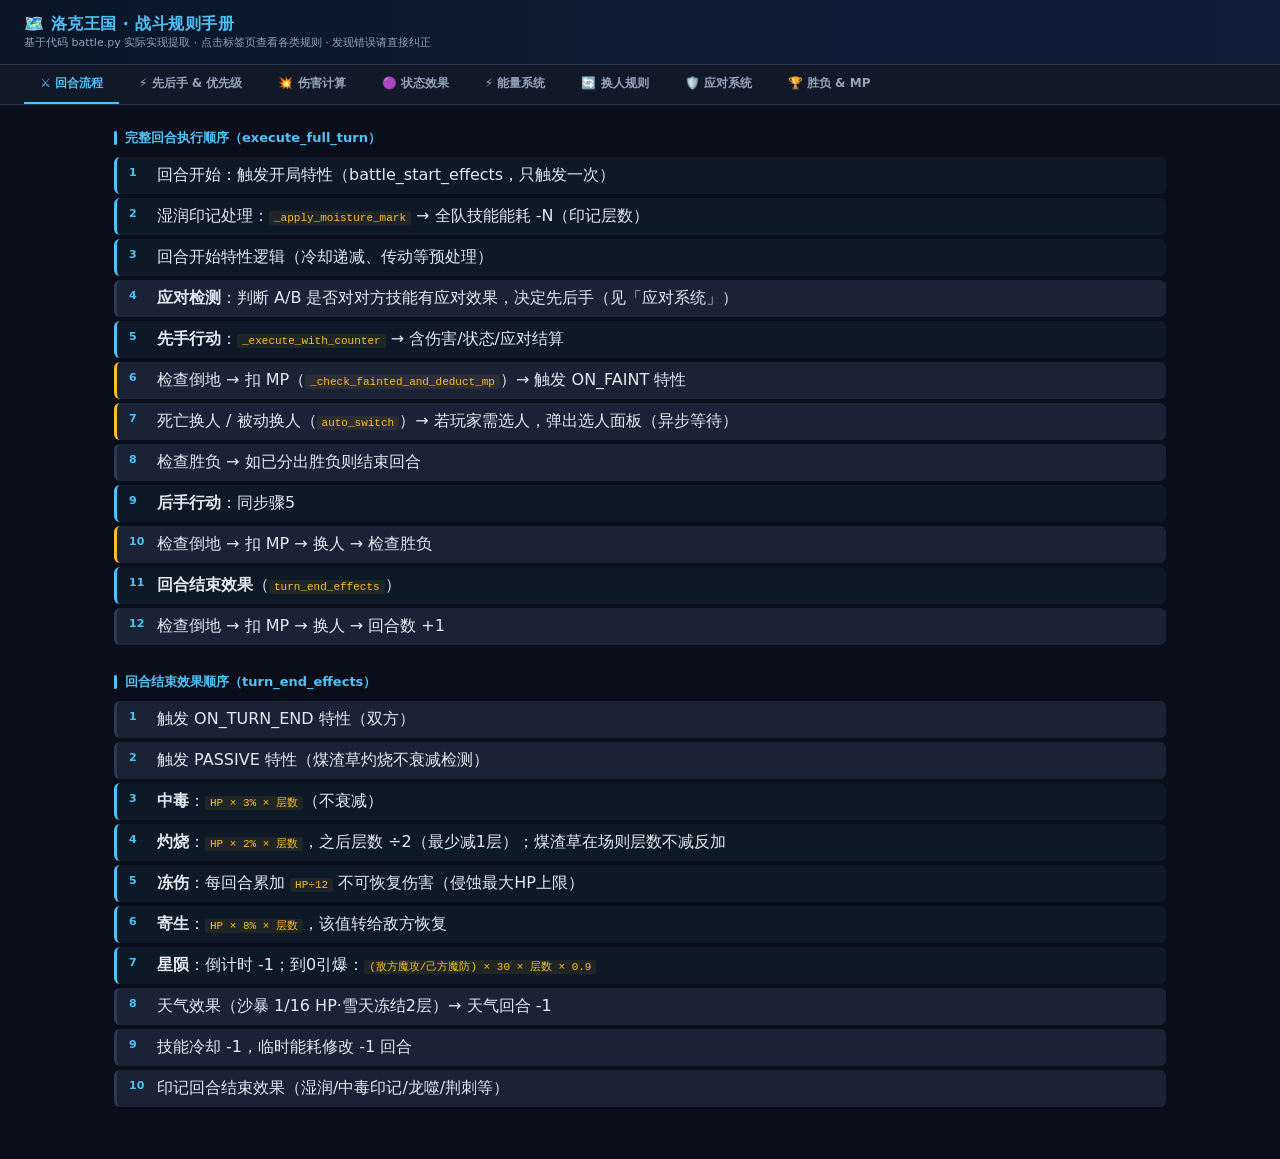
<file: web/rules.html>
<!DOCTYPE html>
<html lang="zh-CN">
<head>
<meta charset="UTF-8">
<title>洛克王国 · 战斗规则手册</title>
<style>
:root{
  --bg:#0a0e1a;--bg2:#111827;--bg3:#1a2235;--border:#2a3a55;
  --accent:#4fc3f7;--green:#4ade80;--red:#f87171;--yellow:#fbbf24;
  --orange:#fb923c;--purple:#c084fc;--pink:#f472b6;--text:#e2e8f0;--dim:#94a3b8;
}
*{box-sizing:border-box;margin:0;padding:0}
body{font-family:'Segoe UI',system-ui,sans-serif;background:var(--bg);color:var(--text);min-height:100vh}

/* ── 顶栏 ── */
header{background:linear-gradient(90deg,#0a1628,#111e3a);border-bottom:1px solid var(--border);
  padding:14px 24px;display:flex;align-items:center;gap:12px;position:sticky;top:0;z-index:100}
header h1{font-size:16px;font-weight:700;color:var(--accent);letter-spacing:.5px}
.subtitle{font-size:11px;color:var(--dim)}

/* ── 导航标签 ── */
nav{background:var(--bg2);border-bottom:1px solid var(--border);padding:0 24px;
  display:flex;gap:4px;overflow-x:auto;flex-shrink:0}
.tab{padding:10px 16px;font-size:12px;font-weight:600;color:var(--dim);cursor:pointer;
  border-bottom:2px solid transparent;white-space:nowrap;transition:all .2s}
.tab:hover{color:var(--text)}
.tab.active{color:var(--accent);border-bottom-color:var(--accent)}

/* ── 主体 ── */
#content{max-width:1100px;margin:0 auto;padding:24px}
.section{display:none}
.section.active{display:block}

/* ── 区块标题 ── */
.block{margin-bottom:28px}
.block-title{font-size:13px;font-weight:700;color:var(--accent);margin-bottom:10px;
  display:flex;align-items:center;gap:8px}
.block-title::before{content:'';width:3px;height:14px;background:var(--accent);border-radius:2px}

/* ── 表格 ── */
table{width:100%;border-collapse:collapse;font-size:12px}
th{background:var(--bg3);color:var(--dim);font-weight:600;padding:8px 12px;
   text-align:left;border-bottom:1px solid var(--border);white-space:nowrap}
td{padding:8px 12px;border-bottom:1px solid rgba(42,58,85,.5);vertical-align:top;line-height:1.5}
tr:hover td{background:rgba(79,195,247,.04)}
.code{font-family:monospace;font-size:11px;color:var(--yellow);background:rgba(251,191,36,.08);
  padding:1px 5px;border-radius:3px}
.badge{display:inline-block;padding:1px 7px;border-radius:10px;font-size:10px;font-weight:700;margin-right:4px}
.badge-green{background:rgba(74,222,128,.15);color:var(--green);border:1px solid rgba(74,222,128,.3)}
.badge-red{background:rgba(248,113,113,.15);color:var(--red);border:1px solid rgba(248,113,113,.3)}
.badge-yellow{background:rgba(251,191,36,.15);color:var(--yellow);border:1px solid rgba(251,191,36,.3)}
.badge-blue{background:rgba(79,195,247,.15);color:var(--accent);border:1px solid rgba(79,195,247,.3)}
.badge-purple{background:rgba(192,132,252,.15);color:var(--purple);border:1px solid rgba(192,132,252,.3)}
.badge-orange{background:rgba(251,146,60,.15);color:var(--orange);border:1px solid rgba(251,146,60,.3)}

/* ── 流程图 ── */
.flow{display:flex;flex-direction:column;gap:4px}
.flow-step{display:flex;align-items:flex-start;gap:10px;padding:8px 12px;
  background:var(--bg3);border-radius:6px;border-left:3px solid var(--border)}
.flow-step.highlight{border-left-color:var(--accent);background:rgba(79,195,247,.06)}
.flow-step.warn{border-left-color:var(--yellow)}
.flow-num{color:var(--accent);font-weight:700;font-size:11px;min-width:18px;margin-top:1px}
.flow-arrow{text-align:center;color:var(--border);font-size:12px;padding:2px 0}

/* ── 双列 ── */
.grid2{display:grid;grid-template-columns:1fr 1fr;gap:16px}
.grid3{display:grid;grid-template-columns:1fr 1fr 1fr;gap:16px}
@media(max-width:700px){.grid2,.grid3{grid-template-columns:1fr}}

/* ── 小卡片 ── */
.card{background:var(--bg3);border-radius:8px;padding:14px;border:1px solid var(--border)}
.card-title{font-size:11px;font-weight:700;color:var(--dim);text-transform:uppercase;
  letter-spacing:.6px;margin-bottom:8px}
.card-val{font-size:22px;font-weight:800;color:var(--accent)}
.card-desc{font-size:11px;color:var(--dim);margin-top:4px}

/* ── 提示框 ── */
.tip{padding:8px 12px;border-radius:6px;font-size:11px;margin-bottom:8px;
     display:flex;align-items:flex-start;gap:8px}
.tip-icon{font-size:14px;flex-shrink:0;margin-top:1px}
.tip.info{background:rgba(79,195,247,.08);border:1px solid rgba(79,195,247,.2);color:var(--accent)}
.tip.warn{background:rgba(251,191,36,.08);border:1px solid rgba(251,191,36,.2);color:var(--yellow)}
.tip.danger{background:rgba(248,113,113,.08);border:1px solid rgba(248,113,113,.2);color:var(--red)}
</style>
</head>
<body>

<header>
  <div>
    <h1>🗺️ 洛克王国 · 战斗规则手册</h1>
    <div class="subtitle">基于代码 battle.py 实际实现提取 · 点击标签页查看各类规则 · 发现错误请直接纠正</div>
  </div>
</header>

<nav>
  <div class="tab active" onclick="show('turn')">⚔️ 回合流程</div>
  <div class="tab" onclick="show('priority')">⚡ 先后手 &amp; 优先级</div>
  <div class="tab" onclick="show('damage')">💥 伤害计算</div>
  <div class="tab" onclick="show('status')">🟣 状态效果</div>
  <div class="tab" onclick="show('energy')">⚡ 能量系统</div>
  <div class="tab" onclick="show('switch')">🔄 换人规则</div>
  <div class="tab" onclick="show('counter')">🛡️ 应对系统</div>
  <div class="tab" onclick="show('win')">🏆 胜负 &amp; MP</div>
</nav>

<div id="content">

<!-- ══════════════ 回合流程 ══════════════ -->
<div id="sec-turn" class="section active">
  <div class="block">
    <div class="block-title">完整回合执行顺序（execute_full_turn）</div>
    <div class="flow">
      <div class="flow-step highlight"><div class="flow-num">1</div><div>回合开始：触发开局特性（battle_start_effects，只触发一次）</div></div>
      <div class="flow-step highlight"><div class="flow-num">2</div><div>湿润印记处理：<span class="code">_apply_moisture_mark</span> → 全队技能能耗 -N（印记层数）</div></div>
      <div class="flow-step highlight"><div class="flow-num">3</div><div>回合开始特性逻辑（冷却递减、传动等预处理）</div></div>
      <div class="flow-step"><div class="flow-num">4</div><div><b>应对检测</b>：判断 A/B 是否对对方技能有应对效果，决定先后手（见「应对系统」）</div></div>
      <div class="flow-step highlight"><div class="flow-num">5</div><div><b>先手行动</b>：<span class="code">_execute_with_counter</span> → 含伤害/状态/应对结算</div></div>
      <div class="flow-step warn"><div class="flow-num">6</div><div>检查倒地 → 扣 MP（<span class="code">_check_fainted_and_deduct_mp</span>）→ 触发 ON_FAINT 特性</div></div>
      <div class="flow-step warn"><div class="flow-num">7</div><div>死亡换人 / 被动换人（<span class="code">auto_switch</span>）→ 若玩家需选人，弹出选人面板（异步等待）</div></div>
      <div class="flow-step"><div class="flow-num">8</div><div>检查胜负 → 如已分出胜负则结束回合</div></div>
      <div class="flow-step highlight"><div class="flow-num">9</div><div><b>后手行动</b>：同步骤5</div></div>
      <div class="flow-step warn"><div class="flow-num">10</div><div>检查倒地 → 扣 MP → 换人 → 检查胜负</div></div>
      <div class="flow-step highlight"><div class="flow-num">11</div><div><b>回合结束效果</b>（<span class="code">turn_end_effects</span>）</div></div>
      <div class="flow-step"><div class="flow-num">12</div><div>检查倒地 → 扣 MP → 换人 → 回合数 +1</div></div>
    </div>
  </div>

  <div class="block">
    <div class="block-title">回合结束效果顺序（turn_end_effects）</div>
    <div class="flow">
      <div class="flow-step"><div class="flow-num">1</div><div>触发 ON_TURN_END 特性（双方）</div></div>
      <div class="flow-step"><div class="flow-num">2</div><div>触发 PASSIVE 特性（煤渣草灼烧不衰减检测）</div></div>
      <div class="flow-step highlight"><div class="flow-num">3</div><div><b>中毒</b>：<span class="code">HP × 3% × 层数</span>（不衰减）</div></div>
      <div class="flow-step highlight"><div class="flow-num">4</div><div><b>灼烧</b>：<span class="code">HP × 2% × 层数</span>，之后层数 ÷2（最少减1层）；煤渣草在场则层数不减反加</div></div>
      <div class="flow-step highlight"><div class="flow-num">5</div><div><b>冻伤</b>：每回合累加 <span class="code">HP÷12</span> 不可恢复伤害（侵蚀最大HP上限）</div></div>
      <div class="flow-step highlight"><div class="flow-num">6</div><div><b>寄生</b>：<span class="code">HP × 8% × 层数</span>，该值转给敌方恢复</div></div>
      <div class="flow-step highlight"><div class="flow-num">7</div><div><b>星陨</b>：倒计时 -1；到0引爆：<span class="code">(敌方魔攻/己方魔防) × 30 × 层数 × 0.9</span></div></div>
      <div class="flow-step"><div class="flow-num">8</div><div>天气效果（沙暴 1/16 HP·雪天冻结2层）→ 天气回合 -1</div></div>
      <div class="flow-step"><div class="flow-num">9</div><div>技能冷却 -1，临时能耗修改 -1 回合</div></div>
      <div class="flow-step"><div class="flow-num">10</div><div>印记回合结束效果（湿润/中毒印记/龙噬/荆刺等）</div></div>
    </div>
  </div>
</div>

<!-- ══════════════ 先后手 ══════════════ -->
<div id="sec-priority" class="section">
  <div class="block">
    <div class="block-title">先后手判定逻辑（get_priority + _compare_action_order）</div>
    <table>
      <tr><th>行动类型</th><th>优先级值</th><th>说明</th></tr>
      <tr><td>换人 <span class="badge badge-green">最高</span></td><td class="code">+99</td><td>换人永远优先于技能和聚能</td></tr>
      <tr><td>带先手加成技能</td><td class="code">skill.priority_mod + pokemon.priority_stage</td><td>高优先级技能（如迅捷）</td></tr>
      <tr><td>普通技能</td><td class="code">0</td><td>速度高者先手</td></tr>
      <tr><td>聚能</td><td class="code">0</td><td>与普通技能同优先级，看速度</td></tr>
    </table>
  </div>

  <div class="block">
    <div class="block-title">速度决胜规则</div>
    <div class="flow">
      <div class="flow-step highlight"><div class="flow-num">①</div><div>比较 <b>优先级（priority_mod）</b>：高者先手</div></div>
      <div class="flow-step highlight"><div class="flow-num">②</div><div>优先级相同 → 比较 <b>当前速度（effective_speed）</b>：高者先手</div></div>
      <div class="flow-step warn"><div class="flow-num">③</div><div>速度相同 → <b>随机决定</b>（50/50）</div></div>
    </div>
  </div>

  <div class="block">
    <div class="block-title">应对对先后手的影响</div>
    <div class="tip info"><div class="tip-icon">ℹ️</div><div>应对<b>无视速度</b>：A 应对 B 的技能 → B 先释放（被应对方先动），A 的应对效果在 B 释放过程中同步结算。不是"A 先动"，而是"B 先动但 A 的防御效果已就位"。</div></div>
    <table>
      <tr><th>场景</th><th>执行顺序</th></tr>
      <tr><td>A 应对 B，B 不应对 A</td><td>B 先动（释放技能），A 的应对效果即时结算，A 后动</td></tr>
      <tr><td>B 应对 A，A 不应对 B</td><td>A 先动，B 的应对效果即时结算，B 后动</td></tr>
      <tr><td>双方互相应对 / 无人应对</td><td>正常先后手（优先级 → 速度 → 随机）</td></tr>
    </table>
  </div>
</div>

<!-- ══════════════ 伤害计算 ══════════════ -->
<div id="sec-damage" class="section">
  <div class="block">
    <div class="block-title">基础伤害公式（DamageCalculator）</div>
    <div class="tip info"><div class="tip-icon">📐</div>
      <div><b>物理伤害</b> = <span class="code">(攻击方 effective_atk / 防守方 effective_def) × 技能威力 × 连击数 × 属性克制 × 0.9随机</span><br>
      <b>魔法伤害</b> = <span class="code">(攻击方 effective_spatk / 防守方 effective_spdef) × ...</span></div>
    </div>
  </div>

  <div class="block">
    <div class="block-title">属性修正计算</div>
    <table>
      <tr><th>修正值</th><th>公式</th></tr>
      <tr><td>有效物攻</td><td class="code">base_atk × (1 + atk_up) / max(0.1, 1 + atk_down)</td></tr>
      <tr><td>有效物防</td><td class="code">base_def × (1 + def_up) / max(0.1, 1 + def_down)</td></tr>
      <tr><td>有效速度</td><td class="code">base_spd × (1 + speed_up) / max(0.1, 1 + speed_down)</td></tr>
    </table>
  </div>

  <div class="block">
    <div class="block-title">属性克制倍率</div>
    <table>
      <tr><th>情况</th><th>伤害倍率</th><th>前端显示</th></tr>
      <tr><td>克制（super effective）</td><td class="code">×2.0+</td><td><span class="badge badge-red">克制！</span></td></tr>
      <tr><td>普通</td><td class="code">×1.0</td><td>无标注</td></tr>
      <tr><td>抵抗（not very effective）</td><td class="code">≤×0.5</td><td><span class="badge badge-blue">抵抗</span></td></tr>
    </table>
  </div>

  <div class="block">
    <div class="block-title">吸血（LIFE_DRAIN）</div>
    <div class="tip info"><div class="tip-icon">🩸</div>
      <div>吸血在<b>造成伤害的同一回合</b>触发（非回合结束）。<br>
      回血量 = <span class="code">实际造成伤害 × life_drain_pct</span>（蝙蝠技能 = 100%）<br>
      动画：攻击命中后播放绿色 <span class="badge badge-green">+N</span> 浮动数字</div>
    </div>
  </div>

  <div class="block">
    <div class="block-title">减伤（DAMAGE_REDUCTION）</div>
    <div class="tip warn"><div class="tip-icon">⚠️</div>
      <div>减伤是<b>防御方技能的被动效果</b>，在被攻击时生效（ON_COUNTER 之前判定）。<br>
      减伤量直接乘在伤害上，如火焰护盾 = 70% 减伤 → 实际受 30% 伤害</div>
    </div>
  </div>
</div>

<!-- ══════════════ 状态效果 ══════════════ -->
<div id="sec-status" class="section">
  <div class="block">
    <div class="block-title">回合结束状态伤害（每回合末结算）</div>
    <table>
      <tr><th>状态</th><th>每回合伤害/效果</th><th>衰减规则</th><th>换人是否清除</th></tr>
      <tr>
        <td><span class="badge badge-purple">中毒</span> poison</td>
        <td class="code">HP × 3% × 层数</td>
        <td>不衰减</td>
        <td><span class="badge badge-red">不清除</span></td>
      </tr>
      <tr>
        <td><span class="badge badge-orange">灼烧</span> burn</td>
        <td class="code">HP × 2% × 层数</td>
        <td>每回合层数 ÷2，最少 -1 层；煤渣草对手在场则层数增长</td>
        <td><span class="badge badge-red">不清除</span></td>
      </tr>
      <tr>
        <td><span class="badge badge-blue">冻伤</span> freeze</td>
        <td>每回合累加 <span class="code">HP÷12</span> 的不可恢复伤害（从最大HP上限侵蚀）</td>
        <td>不衰减，直到倒下</td>
        <td><span class="badge badge-red">不清除</span></td>
      </tr>
      <tr>
        <td><span class="badge badge-green">寄生</span> leech</td>
        <td class="code">HP × 8% × 层数</td>
        <td>不衰减</td>
        <td><span class="badge badge-red">不清除</span></td>
      </tr>
      <tr>
        <td><span class="badge badge-yellow">星陨</span> meteor</td>
        <td>倒计时归零时引爆：<span class="code">(敌方魔攻÷己方魔防) × 30层 × 0.9</span></td>
        <td>倒计时每回合 -1</td>
        <td>-</td>
      </tr>
    </table>
  </div>

  <div class="block">
    <div class="block-title">萌化系统（cute_stacks）</div>
    <table>
      <tr><th>规则</th><th>说明</th></tr>
      <tr><td>萌化层数上限</td><td>默认 3 层；无忧无虑特性 = 无限（999）</td></tr>
      <tr><td>换人</td><td><span class="badge badge-red">不清除</span> 萌化层数</td></tr>
      <tr><td>触发条件</td><td>使用含 CUTE_* 效果的技能时获得层数，不同技能有不同条件</td></tr>
    </table>
  </div>

  <div class="block">
    <div class="block-title">状态何时被清除？</div>
    <div class="tip danger"><div class="tip-icon">❗</div>
      <div>中毒/灼烧/寄生/冻伤<b>换人不清除</b>，只能通过主动清除技能（DISPEL_DEBUFFS）或特殊效果消除。<br>
      属性修正（atk_up/def_up 等）<b>换人时清零</b>。</div>
    </div>
  </div>
</div>

<!-- ══════════════ 能量系统 ══════════════ -->
<div id="sec-energy" class="section">
  <div class="block">
    <div class="block-title">能量基础规则</div>
    <div class="grid3">
      <div class="card"><div class="card-title">初始能量</div><div class="card-val">10</div><div class="card-desc">入场时满能量</div></div>
      <div class="card"><div class="card-title">聚能回复</div><div class="card-val">+5</div><div class="card-desc">使用聚能（action=-1）时回复</div></div>
      <div class="card"><div class="card-title">能量上限</div><div class="card-val">10</div><div class="card-desc">超出无效（gain_energy 有上限）</div></div>
    </div>
  </div>

  <div class="block">
    <div class="block-title">能量不足时的行为</div>
    <div class="flow">
      <div class="flow-step warn"><div class="flow-num">①</div><div>技能需要能量 &gt; 当前能量 → 尝试扣 HP 补差</div></div>
      <div class="flow-step warn"><div class="flow-num">②</div><div>HP 够 → 用 HP 补差（<span class="code">缺少能量 × HP×5%</span>），执行技能</div></div>
      <div class="flow-step warn"><div class="flow-num">③</div><div>HP 不够 → <b>退回聚能逻辑</b>：回复 +5 能量，不执行技能</div></div>
    </div>
  </div>

  <div class="block">
    <div class="block-title">换人与能量</div>
    <div class="tip info"><div class="tip-icon">🔄</div>
      <div>换人<b>不清除能量</b>（能量随精灵本体保留）。<br>
      公平鸽「衡量」入场时：<span class="code">energy = min(10, max(自身, 敌方))</span> → 复制敌方能量</div>
    </div>
  </div>
</div>

<!-- ══════════════ 换人规则 ══════════════ -->
<div id="sec-switch" class="section">
  <div class="block">
    <div class="block-title">换人类型</div>
    <table>
      <tr><th>类型</th><th>触发</th><th>优先级</th><th>玩家能否自选</th></tr>
      <tr>
        <td><span class="badge badge-blue">主动换人</span></td>
        <td>玩家点击换人按钮</td>
        <td class="code">+99（高于所有技能）</td>
        <td>✅ 可选任意存活精灵（除当前在场）</td>
      </tr>
      <tr>
        <td><span class="badge badge-yellow">死亡换人</span></td>
        <td>精灵 HP≤0 倒下</td>
        <td>回合内即时处理（先/后手行动后各检查一次）</td>
        <td>✅ 玩家弹出选人面板（排除倒下那只）；AI随机选</td>
      </tr>
      <tr>
        <td><span class="badge badge-orange">被迫脱离</span></td>
        <td>吓退应对成功 / 泡沫幻影等 FORCE_SWITCH</td>
        <td>技能执行完后立即处理</td>
        <td>✅ 玩家弹出选人面板（候选 = 存活且非当前）；AI随机</td>
      </tr>
    </table>
  </div>

  <div class="block">
    <div class="block-title">换人时保留与清除的内容</div>
    <table>
      <tr><th>内容</th><th>换人是否保留</th></tr>
      <tr><td>HP</td><td><span class="badge badge-green">保留</span></td></tr>
      <tr><td>能量</td><td><span class="badge badge-green">保留</span></td></tr>
      <tr><td>中毒/灼烧/寄生/冻伤层数</td><td><span class="badge badge-green">保留</span></td></tr>
      <tr><td>萌化层数</td><td><span class="badge badge-green">保留</span></td></tr>
      <tr><td>属性修正（atk_up/def_up 等）</td><td><span class="badge badge-red">清除</span></td></tr>
      <tr><td>威力乘数（power_multiplier）</td><td><span class="badge badge-red">清除</span></td></tr>
      <tr><td>临时能耗修改</td><td><span class="badge badge-red">清除</span></td></tr>
      <tr><td>蓄力状态</td><td><span class="badge badge-red">清除</span></td></tr>
    </table>
  </div>

  <div class="block">
    <div class="block-title">换人后的入场处理</div>
    <div class="flow">
      <div class="flow-step"><div class="flow-num">1</div><div>触发印记入场效果（降灵/荆刺/蓄电）</div></div>
      <div class="flow-step"><div class="flow-num">2</div><div>触发迅捷入场技能（AGILITY 标记的技能自动释放）</div></div>
      <div class="flow-step"><div class="flow-num">3</div><div>触发 ON_ENTER 特性（守护者/公平鸽衡量/系统发育等）</div></div>
    </div>
  </div>
</div>

<!-- ══════════════ 应对系统 ══════════════ -->
<div id="sec-counter" class="section">
  <div class="block">
    <div class="block-title">应对触发条件</div>
    <table>
      <tr><th>应对类型</th><th>触发条件</th><th>代码标识</th></tr>
      <tr><td>应对攻击</td><td>对方使用物理/魔法技能</td><td class="code">ON_COUNTER, category="attack"</td></tr>
      <tr><td>应对防御</td><td>对方使用防御技能</td><td class="code">ON_COUNTER, category="defense"</td></tr>
      <tr><td>应对变化</td><td>对方使用变化/状态技能</td><td class="code">ON_COUNTER, category="status"</td></tr>
    </table>
  </div>

  <div class="block">
    <div class="block-title">应对成功的额外效果（部分技能）</div>
    <table>
      <tr><th>效果</th><th>说明</th></tr>
      <tr><td><span class="badge badge-red">INTERRUPT 打断</span></td><td>对方技能被打断，不生效（地刺等）</td></tr>
      <tr><td><span class="badge badge-orange">FORCE_SWITCH 脱离</span></td><td>应对成功后<b>己方</b>主动脱离（泡沫幻影等）</td></tr>
      <tr><td><span class="badge badge-orange">FORCE_ENEMY_SWITCH 逼退</span></td><td>应对成功后<b>对方</b>被迫脱离（吓退等）</td></tr>
      <tr><td><span class="badge badge-purple">DAMAGE 反弹</span></td><td>以对方技能威力造成伤害</td></tr>
      <tr><td><span class="badge badge-green">BURN/POISON 状态</span></td><td>附加状态给对方（火焰护盾 = 应对攻击后对方灼烧4层）</td></tr>
    </table>
    <div class="tip danger" style="margin-top:8px"><div class="tip-icon">❗</div>
      <div><b>脱离效果只在应对成功时触发</b>（有效果的防御技能判定通过），应对失败（如敌方使用变化技能但己方只应对攻击）不触发脱离。</div>
    </div>
  </div>

  <div class="block">
    <div class="block-title">聚能能否被打断？</div>
    <div class="tip warn"><div class="tip-icon">⚠️</div>
      <div>聚能<b>可以被打断</b>：若对方技能应对中有 <span class="code">INTERRUPT</span> tag，在聚能执行前检查 → 打断则聚能不回能量。</div>
    </div>
  </div>
</div>

<!-- ══════════════ 胜负 ══════════════ -->
<div id="sec-win" class="section">
  <div class="block">
    <div class="block-title">胜负判定 &amp; MP 系统</div>
    <div class="grid2">
      <div class="card"><div class="card-title">初始 MP</div><div class="card-val">4</div><div class="card-desc">双方各 4 点斗志</div></div>
      <div class="card"><div class="card-title">扣 MP 条件</div><div class="card-val">-1</div><div class="card-desc">己方精灵倒下 → MP -1</div></div>
    </div>
    <div class="tip danger" style="margin-top:12px"><div class="tip-icon">❗</div>
      <div><b>MP ≤ 0 立即判负</b>（check_winner）。<br>
      先手精灵倒下后，若 MP ≤ 0 则直接结束，<b>后手不再行动</b>。</div>
    </div>
  </div>

  <div class="block">
    <div class="block-title">MP 检查时机（每次都检查）</div>
    <div class="flow">
      <div class="flow-step warn"><div class="flow-num">①</div><div>先手行动结束后</div></div>
      <div class="flow-step warn"><div class="flow-num">②</div><div>后手行动结束后</div></div>
      <div class="flow-step warn"><div class="flow-num">③</div><div>回合结束效果（中毒/灼烧等状态伤害）后</div></div>
    </div>
  </div>
</div>

</div>

<script>
function show(id){
  document.querySelectorAll('.section').forEach(s=>s.classList.remove('active'));
  document.querySelectorAll('.tab').forEach(t=>t.classList.remove('active'));
  document.getElementById('sec-'+id).classList.add('active');
  event.target.classList.add('active');
}
</script>
</body>
</html>
</file>
<file: web/theme.css>
/* ============================================
   洛克王国战斗模拟器 — 暖色主题 (theme.css)
   设计参考：洛克王国 Wiki + 官方主题 PPT
   ============================================ */

/* --- Font Faces --- */
@font-face {
  font-family: 'RocoTitle';
  src: url('assets/fonts/HYXiaoBoHeiQiShiW.ttf') format('truetype');
  font-display: swap;
}
@font-face {
  font-family: 'RocoBody';
  src: url('assets/fonts/皇室战争 B.otf') format('opentype');
  font-weight: bold;
  font-display: swap;
}
@font-face {
  font-family: 'RocoBody';
  src: url('assets/fonts/皇室战争 L.otf') format('opentype');
  font-weight: normal;
  font-display: swap;
}

/* --- CSS Variables --- */
:root {
  /* Primary palette */
  --primary: #F5A623;
  --primary-light: #FFC85C;
  --primary-dark: #E0931A;
  --primary-gradient: linear-gradient(135deg, #FFC85C 0%, #F5A623 50%, #E0931A 100%);

  /* Backgrounds */
  --bg-page: #FFFDF9;
  --bg-card: #F5EDE0;
  --bg-card-hover: #EDE4D3;
  --bg-panel: rgba(245, 237, 224, 0.85);
  --bg-input: #FFFFFF;
  --bg-topbar: linear-gradient(135deg, #FFC85C 0%, #F5A623 40%, #E8961E 100%);

  /* Title & dark accents */
  --title-bg: #3A3A3A;
  --title-bg-hover: #4A4A4A;

  /* Accent */
  --accent-star: #FFC000;
  --accent-blue: #5BA8D5;

  /* Text */
  --text-primary: #4A3728;
  --text-secondary: #8B7355;
  --text-muted: #B8A88A;
  --text-light: #FFFFFF;
  --text-on-primary: #FFFFFF;

  /* Borders & Shadows */
  --border: #E8DFD0;
  --border-strong: #D4C4AA;
  --shadow-sm: 0 2px 6px rgba(180, 160, 130, 0.15);
  --shadow-md: 0 4px 12px rgba(180, 160, 130, 0.2);
  --shadow-lg: 0 8px 24px rgba(180, 160, 130, 0.25);
  --shadow-glow: 0 0 20px rgba(245, 166, 35, 0.3);

  /* Radius */
  --r-xs: 6px;
  --r-sm: 8px;
  --r-md: 14px;
  --r-lg: 22px;
  --r-xl: 30px;
  --r-pill: 45px;

  /* Battle status colors */
  --hp-green: #5CB85C;
  --hp-yellow: #F0AD4E;
  --hp-red: #D9534F;
  --heal-green: #2ECC71;
  --dmg-red: #E74C3C;
  --dmg-phys: #E67E22;
  --dmg-magic: #9B59B6;
  --status-purple: #9B59B6;
  --status-orange: #E67E22;
  --buff-blue: #3498DB;
  --debuff-red: #C0392B;
  --energy-blue: #4FC3F7;

  /* Type colors (attribute badges) */
  --type-fire: #F08030;
  --type-water: #6890F0;
  --type-grass: #78C850;
  --type-electric: #F8D030;
  --type-ice: #98D8D8;
  --type-poison: #A040A0;
  --type-rock: #B8A038;
  --type-flying: #A890F0;
  --type-psychic: #F85888;
  --type-ghost: #705898;
  --type-fighting: #C03028;
  --type-dark: #705848;
  --type-fairy: #EE99AC;
  --type-steel: #B8B8D0;
  --type-dragon: #7038F8;
  --type-bug: #A8B820;
  --type-normal: #A8A878;
  --type-ground: #E0C068;
  --type-light: #FFD966;

  /* Transitions */
  --ease: cubic-bezier(0.4, 0, 0.2, 1);
  --duration: 0.2s;
}

/* --- Global Reset & Base --- */
*, *::before, *::after { box-sizing: border-box; margin: 0; padding: 0; }

body {
  font-family: 'RocoBody', 'PingFang SC', 'Microsoft YaHei', system-ui, sans-serif;
  background: var(--bg-page);
  color: var(--text-primary);
  min-height: 100vh;
  line-height: 1.5;
  -webkit-font-smoothing: antialiased;
}

/* Star pattern background overlay */
body::before {
  content: '';
  position: fixed;
  inset: 0;
  pointer-events: none;
  z-index: 0;
  background-image: url('assets/img/star-bg.png');
  background-repeat: repeat;
  background-size: 80px;
  opacity: 0.08;
}

body > * { position: relative; z-index: 1; }

/* --- Scrollbar --- */
::-webkit-scrollbar { width: 8px; height: 8px; }
::-webkit-scrollbar-track { background: var(--bg-card); border-radius: 4px; }
::-webkit-scrollbar-thumb { background: var(--border-strong); border-radius: 4px; }
::-webkit-scrollbar-thumb:hover { background: var(--text-muted); }

/* --- Shared Components --- */

/* Top Bar */
.roco-topbar {
  background: var(--bg-topbar);
  padding: 10px 20px;
  display: flex;
  align-items: center;
  gap: 12px;
  box-shadow: 0 3px 12px rgba(200, 150, 50, 0.3);
  position: relative;
  z-index: 100;
}
.roco-topbar::after {
  content: '';
  position: absolute;
  bottom: -12px; left: 0; right: 0;
  height: 12px;
  background: url('assets/img/swoosh.png') center / 100% 100% no-repeat;
  opacity: 0.3;
  pointer-events: none;
}
.roco-topbar .logo {
  height: 32px;
  filter: brightness(10);
}
.roco-topbar h1, .roco-topbar .title {
  font-family: 'RocoTitle', 'RocoBody', system-ui, sans-serif;
  color: var(--text-light);
  font-size: 18px;
  text-shadow: 1px 2px 4px rgba(0,0,0,0.2);
  letter-spacing: 1px;
}
.roco-topbar .info {
  color: rgba(255,255,255,0.85);
  font-size: 13px;
  margin-left: auto;
}

/* Cards */
.roco-card {
  background: var(--bg-card);
  border: 1px solid var(--border);
  border-radius: var(--r-lg);
  box-shadow: var(--shadow-sm);
  padding: 16px;
  transition: transform var(--duration) var(--ease), box-shadow var(--duration) var(--ease);
}
.roco-card:hover {
  transform: translateY(-2px);
  box-shadow: var(--shadow-md);
}

/* Pill Title (black pill with white text + star icon) */
.roco-pill-title {
  display: inline-flex;
  align-items: center;
  gap: 6px;
  background: var(--title-bg);
  color: var(--text-light);
  padding: 6px 16px;
  border-radius: var(--r-pill);
  font-family: 'RocoTitle', 'RocoBody', system-ui, sans-serif;
  font-size: 14px;
  letter-spacing: 0.5px;
}
.roco-pill-title::before {
  content: '\2605';
  color: var(--accent-star);
  font-size: 12px;
}

/* Buttons */
.roco-btn {
  display: inline-flex;
  align-items: center;
  justify-content: center;
  gap: 6px;
  padding: 8px 20px;
  border: none;
  border-radius: var(--r-pill);
  background: var(--primary-gradient);
  color: var(--text-light);
  font-family: 'RocoBody', system-ui, sans-serif;
  font-weight: bold;
  font-size: 14px;
  cursor: pointer;
  transition: all var(--duration) var(--ease);
  box-shadow: 0 3px 8px rgba(245, 166, 35, 0.3);
  text-shadow: 0 1px 2px rgba(0,0,0,0.15);
}
.roco-btn:hover {
  transform: translateY(-1px);
  box-shadow: 0 5px 15px rgba(245, 166, 35, 0.4);
  filter: brightness(1.05);
}
.roco-btn:active {
  transform: translateY(0);
  box-shadow: 0 2px 4px rgba(245, 166, 35, 0.3);
}
.roco-btn:disabled {
  opacity: 0.5;
  cursor: not-allowed;
  transform: none;
  box-shadow: none;
}

.roco-btn-secondary {
  background: var(--bg-card);
  color: var(--text-primary);
  border: 2px solid var(--border-strong);
  box-shadow: var(--shadow-sm);
  text-shadow: none;
}
.roco-btn-secondary:hover {
  background: var(--bg-card-hover);
  border-color: var(--primary);
  box-shadow: var(--shadow-md);
}

.roco-btn-dark {
  background: var(--title-bg);
  color: var(--text-light);
  box-shadow: var(--shadow-sm);
}
.roco-btn-dark:hover {
  background: var(--title-bg-hover);
  box-shadow: var(--shadow-md);
}

.roco-btn-lg {
  padding: 14px 40px;
  font-size: 18px;
  border-radius: var(--r-pill);
}

/* Input */
.roco-input {
  padding: 8px 14px;
  border: 2px solid var(--border);
  border-radius: var(--r-md);
  background: var(--bg-input);
  color: var(--text-primary);
  font-family: 'RocoBody', system-ui, sans-serif;
  font-size: 14px;
  outline: none;
  transition: border-color var(--duration) var(--ease), box-shadow var(--duration) var(--ease);
}
.roco-input:focus {
  border-color: var(--primary);
  box-shadow: 0 0 0 3px rgba(245, 166, 35, 0.15);
}
.roco-input::placeholder { color: var(--text-muted); }

/* Type badges */
.type-badge {
  display: inline-block;
  padding: 2px 10px;
  border-radius: var(--r-pill);
  font-size: 11px;
  font-weight: bold;
  color: #fff;
  text-shadow: 0 1px 1px rgba(0,0,0,0.2);
  white-space: nowrap;
}
.t-fire { background: var(--type-fire); }
.t-water { background: var(--type-water); }
.t-grass { background: var(--type-grass); }
.t-electric { background: var(--type-electric); color: #5a4000; text-shadow: none; }
.t-ice { background: var(--type-ice); color: #2a5a5a; text-shadow: none; }
.t-poison { background: var(--type-poison); }
.t-rock { background: var(--type-rock); }
.t-flying { background: var(--type-flying); }
.t-psychic { background: var(--type-psychic); }
.t-ghost { background: var(--type-ghost); }
.t-fighting { background: var(--type-fighting); }
.t-dark { background: var(--type-dark); }
.t-fairy { background: var(--type-fairy); }
.t-steel { background: var(--type-steel); color: #444; text-shadow: none; }
.t-dragon { background: var(--type-dragon); }
.t-bug { background: var(--type-bug); }
.t-normal { background: var(--type-normal); }
.t-ground { background: var(--type-ground); color: #5a4000; text-shadow: none; }
.t-light { background: var(--type-light); color: #5a4000; text-shadow: none; }
.t-machine { background: #B8B8D0; color: #444; text-shadow: none; }
.t-holy { background: #FFD966; color: #5a4000; text-shadow: none; }

/* HP Bar */
.hp-bar-wrap {
  background: var(--border);
  border-radius: 6px;
  height: 10px;
  overflow: hidden;
  border: 1px solid var(--border-strong);
}
.hp-bar-fill {
  height: 100%;
  border-radius: 5px;
  transition: width 0.4s var(--ease), background 0.4s var(--ease);
}
.hp-green { background: var(--hp-green); }
.hp-yellow { background: var(--hp-yellow); }
.hp-red { background: var(--hp-red); }

/* Energy Dots */
.energy-dot {
  display: inline-block;
  width: 10px;
  height: 10px;
  border-radius: 50%;
  border: 1.5px solid var(--border-strong);
  background: var(--bg-card);
  transition: all 0.3s var(--ease);
}
.energy-dot.filled {
  background: var(--energy-blue);
  border-color: var(--accent-blue);
  box-shadow: 0 0 6px rgba(79, 195, 247, 0.5);
}

/* Buff/Debuff tags */
.buff-tag {
  display: inline-block;
  padding: 1px 6px;
  border-radius: var(--r-sm);
  font-size: 10px;
  font-weight: bold;
}
.buff-up { background: rgba(52, 152, 219, 0.15); color: var(--buff-blue); border: 1px solid rgba(52, 152, 219, 0.3); }
.buff-down { background: rgba(192, 57, 43, 0.1); color: var(--debuff-red); border: 1px solid rgba(192, 57, 43, 0.25); }

/* Float damage / heal numbers */
.float-num {
  position: absolute;
  font-family: 'RocoTitle', 'RocoBody', system-ui, sans-serif;
  font-size: 22px;
  font-weight: bold;
  pointer-events: none;
  animation: float-up 0.95s var(--ease) forwards;
  z-index: 50;
  text-shadow: 0 2px 4px rgba(0,0,0,0.3), 0 0 8px rgba(0,0,0,0.15);
}
.float-dmg { color: var(--dmg-red); }
.float-heal { color: var(--heal-green); }
.float-status { color: var(--status-purple); }

@keyframes float-up {
  0% { opacity: 1; transform: translateY(0) scale(1.2); }
  60% { opacity: 1; transform: translateY(-40px) scale(1); }
  100% { opacity: 0; transform: translateY(-60px) scale(0.8); }
}

/* Modal overlay */
.roco-modal-bg {
  position: fixed;
  inset: 0;
  background: rgba(74, 55, 40, 0.5);
  backdrop-filter: blur(4px);
  z-index: 1000;
  display: flex;
  align-items: center;
  justify-content: center;
}
.roco-modal {
  background: var(--bg-page);
  border: 2px solid var(--border);
  border-radius: var(--r-xl);
  box-shadow: var(--shadow-lg);
  max-width: 90vw;
  max-height: 85vh;
  overflow-y: auto;
  padding: 24px;
}

/* Connection status dot */
.conn-dot {
  display: inline-block;
  width: 10px; height: 10px;
  border-radius: 50%;
  margin-right: 4px;
}
.conn-dot.online { background: var(--hp-green); box-shadow: 0 0 6px var(--hp-green); }
.conn-dot.offline { background: var(--hp-red); box-shadow: 0 0 6px var(--hp-red); }

/* Tooltip */
.roco-tooltip {
  background: var(--title-bg);
  color: var(--text-light);
  padding: 6px 12px;
  border-radius: var(--r-sm);
  font-size: 12px;
  box-shadow: var(--shadow-md);
  max-width: 250px;
  z-index: 200;
}

/* --- Utility classes --- */
.text-center { text-align: center; }
.text-muted { color: var(--text-muted); }
.text-secondary { color: var(--text-secondary); }
.flex-center { display: flex; align-items: center; justify-content: center; }
.gap-4 { gap: 4px; }
.gap-8 { gap: 8px; }
.gap-12 { gap: 12px; }
.mt-8 { margin-top: 8px; }
.mt-16 { margin-top: 16px; }
.mb-8 { margin-bottom: 8px; }
.mb-16 { margin-bottom: 16px; }
</file>
